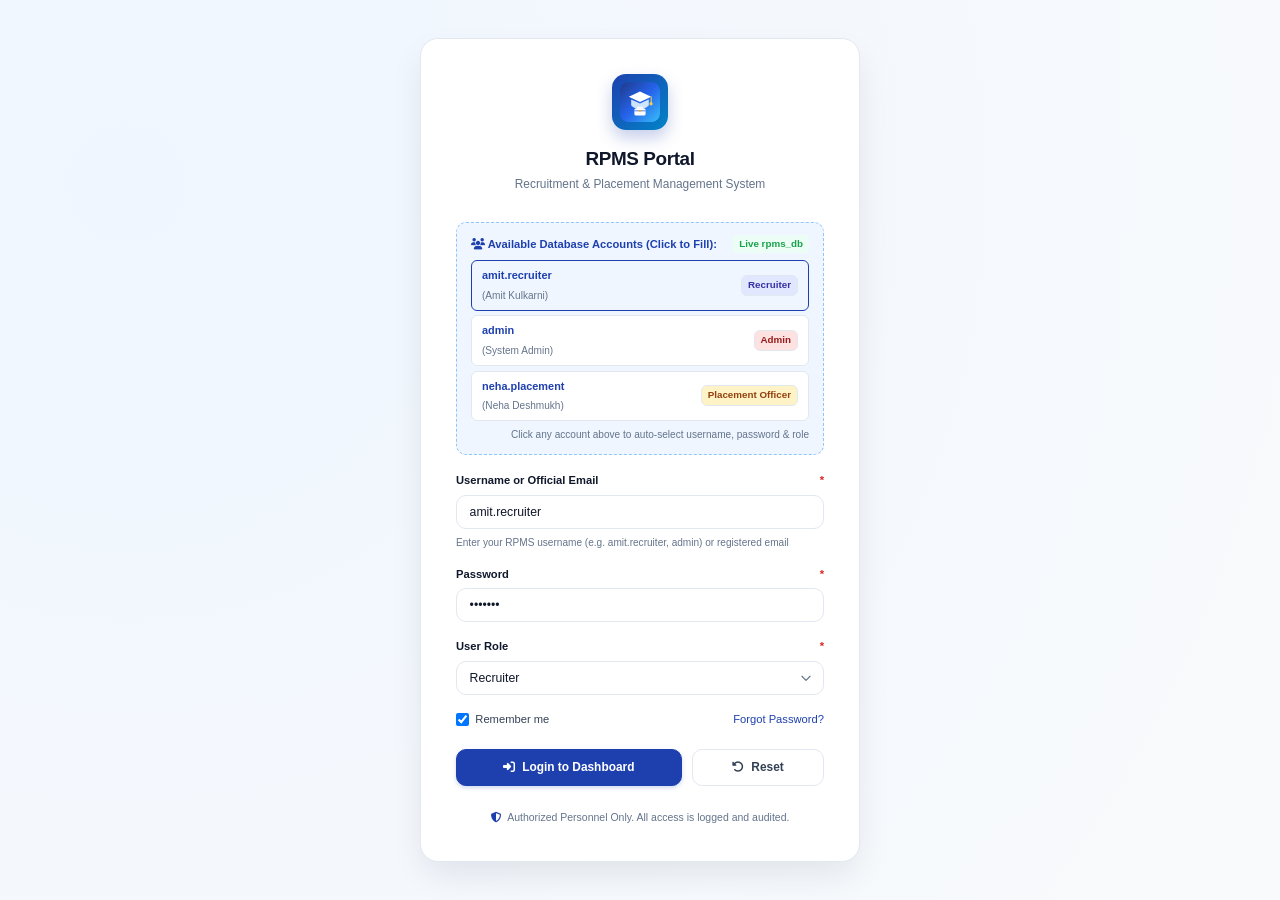
<file: index.html>
<!DOCTYPE html>
<html lang="en">
<head>
  <meta charset="UTF-8">
  <meta http-equiv="refresh" content="0; url=recruitment-placement-ui/login.html">
  <title>Redirecting to Recruitment & Placement Management System</title>
  <style>
    body {
      font-family: -apple-system, BlinkMacSystemFont, 'Segoe UI', Roboto, sans-serif;
      display: flex;
      align-items: center;
      justify-content: center;
      height: 100vh;
      margin: 0;
      background-color: #f8fafc;
      color: #1e3a8a;
      text-align: center;
    }
    a {
      color: #2563eb;
      font-weight: 600;
      text-decoration: none;
    }
  </style>
</head>
<body>
  <div>
    <h2>Redirecting to RPMS Portal...</h2>
    <p>If you are not redirected automatically, please <a href="recruitment-placement-ui/login.html">click here to open login.html</a>.</p>
  </div>
</body>
</html>
</file>
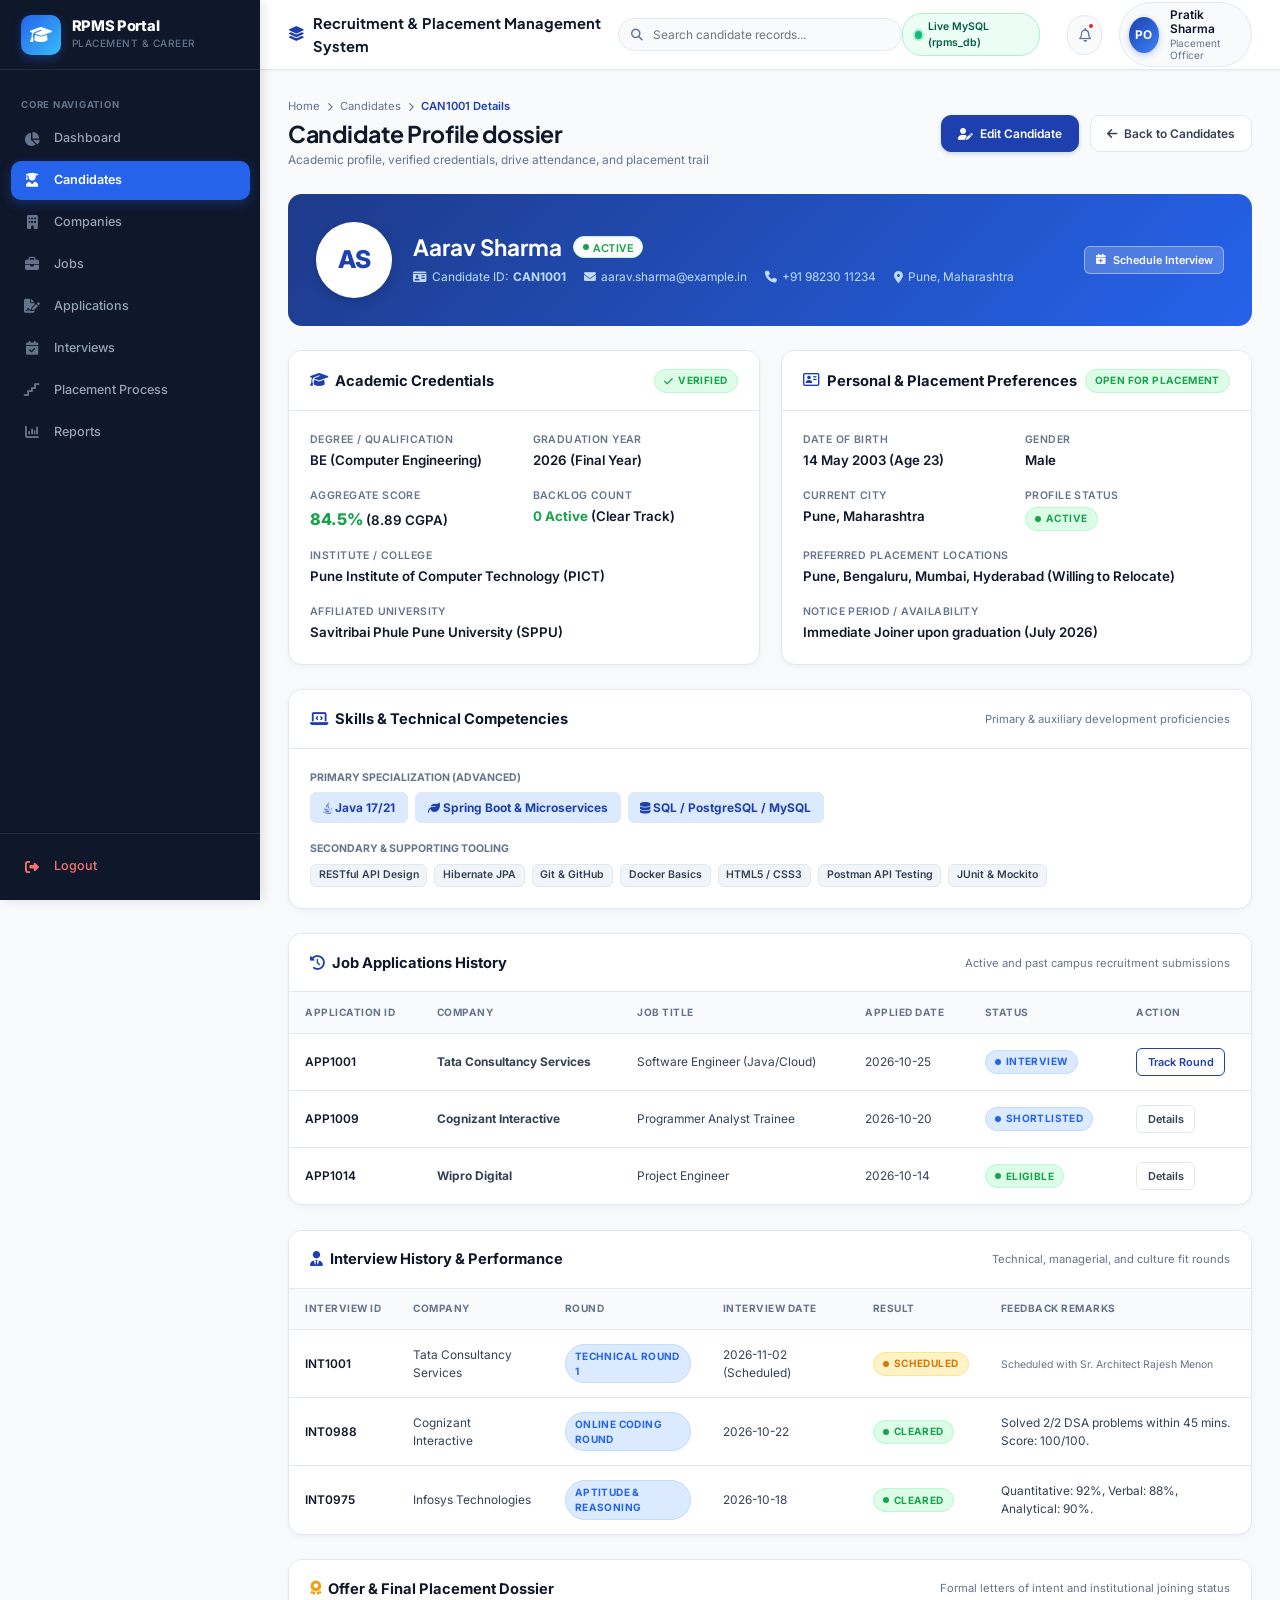
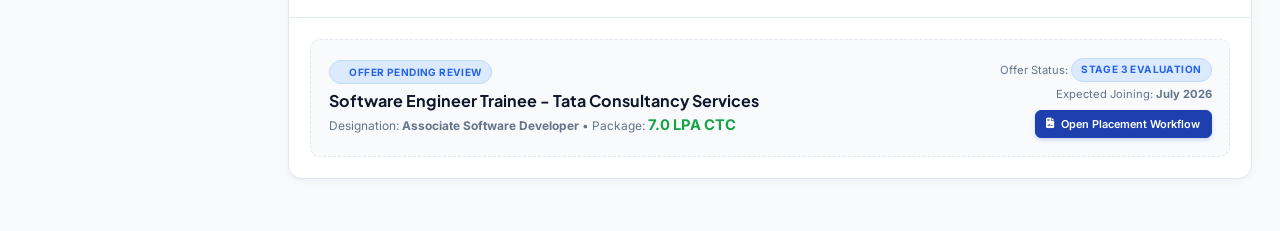
<file: recruitment-placement-ui/candidate-details.html>
<!DOCTYPE html>
<html lang="en">
<head>
  <meta charset="UTF-8">
  <meta name="viewport" content="width=device-width, initial-scale=1.0">
  <title>Candidate Profile: Aarav Sharma (CAN1001) - RPMS Portal</title>
  <link rel="stylesheet" href="https://cdnjs.cloudflare.com/ajax/libs/font-awesome/6.5.1/css/all.min.css">
  <link rel="stylesheet" href="css/style.css">
</head>
<body>

<div class="app-container">

  <!-- Sidebar -->
  <aside class="app-sidebar" id="sidebar">
    <div class="sidebar-header">
      <div class="brand-icon"><i class="fa-solid fa-graduation-cap"></i></div>
      <div class="brand-info">
        <span class="brand-title">RPMS Portal</span>
        <span class="brand-subtitle">Placement & Career</span>
      </div>
    </div>
    <nav class="sidebar-nav">
      <div class="nav-section-title">Core Navigation</div>
      <a href="dashboard.html" class="nav-item">
        <i class="fa-solid fa-chart-pie"></i>
        <span>Dashboard</span>
      </a>
      <a href="candidates.html" class="nav-item active">
        <i class="fa-solid fa-user-graduate"></i>
        <span>Candidates</span>
      </a>
      <a href="companies.html" class="nav-item">
        <i class="fa-solid fa-building"></i>
        <span>Companies</span>
      </a>
      <a href="jobs.html" class="nav-item">
        <i class="fa-solid fa-briefcase"></i>
        <span>Jobs</span>
      </a>
      <a href="applications.html" class="nav-item">
        <i class="fa-solid fa-file-signature"></i>
        <span>Applications</span>
      </a>
      <a href="interviews.html" class="nav-item">
        <i class="fa-solid fa-calendar-check"></i>
        <span>Interviews</span>
      </a>
      <a href="placement-process.html" class="nav-item">
        <i class="fa-solid fa-stairs"></i>
        <span>Placement Process</span>
      </a>
      <a href="reports.html" class="nav-item">
        <i class="fa-solid fa-chart-column"></i>
        <span>Reports</span>
      </a>
    </nav>
    <div class="sidebar-footer">
      <a href="login.html" class="nav-item logout">
        <i class="fa-solid fa-right-from-bracket"></i>
        <span>Logout</span>
      </a>
    </div>
  </aside>

  <!-- Main Container -->
  <div class="app-main">

    <!-- Top Header -->
    <header class="app-header">
      <div class="header-left">
        <button class="mobile-menu-toggle" onclick="document.getElementById('sidebar').classList.toggle('mobile-open')">
          <i class="fa-solid fa-bars"></i>
        </button>
        <div class="system-title-badge">
          <i class="fa-solid fa-layer-group" style="color: var(--primary);"></i>
          <span class="portal-text">Recruitment & Placement Management System</span>
        </div>
      </div>
      <div class="header-search">
        <i class="fa-solid fa-magnifying-glass"></i>
        <input type="text" placeholder="Search candidate records...">
      </div>
      <div class="header-right">
        <div class="notification-bell">
          <i class="fa-regular fa-bell"></i>
          <span class="bell-badge"></span>
        </div>
        <div class="user-profile-widget">
          <div class="user-avatar">PO</div>
          <div class="user-meta">
            <span class="user-name">Pratik Sharma</span>
            <span class="user-role">Placement Officer</span>
          </div>
        </div>
      </div>
    </header>

    <!-- Page Body -->
    <main class="page-content">

      <!-- Breadcrumbs & Header -->
      <div class="page-header">
        <div>
          <div class="breadcrumb">
            <a href="dashboard.html">Home</a>
            <i class="fa-solid fa-chevron-right" style="font-size: 0.65rem;"></i>
            <a href="candidates.html">Candidates</a>
            <i class="fa-solid fa-chevron-right" style="font-size: 0.65rem;"></i>
            <span class="current">CAN1001 Details</span>
          </div>
          <h1 class="page-title">Candidate Profile dossier</h1>
          <p class="page-subtitle">Academic profile, verified credentials, drive attendance, and placement trail</p>
        </div>
        <div class="header-actions">
          <a href="candidate-form.html" class="btn btn-primary">
            <i class="fa-solid fa-user-pen"></i> Edit Candidate
          </a>
          <a href="candidates.html" class="btn btn-secondary">
            <i class="fa-solid fa-arrow-left"></i> Back to Candidates
          </a>
        </div>
      </div>

      <!-- Candidate Hero Banner Card -->
      <div class="candidate-hero">
        <div class="candidate-hero-left">
          <div class="candidate-hero-avatar">AS</div>
          <div class="candidate-hero-meta">
            <h2>
              Aarav Sharma
              <span class="badge badge-active" style="background:#ffffff; color:#16a34a; font-size:0.75rem;">
                <span class="badge-dot"></span> ACTIVE
              </span>
            </h2>
            <div class="candidate-hero-contacts">
              <span><i class="fa-solid fa-id-card"></i> Candidate ID: <strong>CAN1001</strong></span>
              <span><i class="fa-solid fa-envelope"></i> aarav.sharma@example.in</span>
              <span><i class="fa-solid fa-phone"></i> +91 98230 11234</span>
              <span><i class="fa-solid fa-location-dot"></i> Pune, Maharashtra</span>
            </div>
          </div>
        </div>
        <div>
          <a href="interviews.html" class="btn btn-sm" style="background: rgba(255,255,255,0.2); color:#ffffff; border:1px solid rgba(255,255,255,0.4);">
            <i class="fa-solid fa-calendar-plus"></i> Schedule Interview
          </a>
        </div>
      </div>

      <!-- 2-Column Split: Academic & Personal Information -->
      <div style="display: grid; grid-template-columns: repeat(auto-fit, minmax(360px, 1fr)); gap: 1.5rem; margin-bottom: 1.75rem;">
        
        <!-- Academic Information Card -->
        <div class="card" style="margin-bottom: 0;">
          <div class="card-header">
            <div class="card-title">
              <i class="fa-solid fa-graduation-cap"></i> Academic Credentials
            </div>
            <span class="badge badge-active"><i class="fa-solid fa-check"></i> Verified</span>
          </div>
          <div class="card-body">
            <div class="info-list-grid">
              <div class="info-item">
                <label>Degree / Qualification</label>
                <p>BE (Computer Engineering)</p>
              </div>
              <div class="info-item">
                <label>Graduation Year</label>
                <p>2026 (Final Year)</p>
              </div>
              <div class="info-item">
                <label>Aggregate Score</label>
                <p><span style="color: var(--success); font-size: 1.15rem; font-weight:800;">84.5%</span> (8.89 CGPA)</p>
              </div>
              <div class="info-item">
                <label>Backlog Count</label>
                <p><span style="color: var(--success); font-weight:700;">0 Active</span> (Clear Track)</p>
              </div>
              <div class="info-item" style="grid-column: 1 / -1;">
                <label>Institute / College</label>
                <p>Pune Institute of Computer Technology (PICT)</p>
              </div>
              <div class="info-item" style="grid-column: 1 / -1;">
                <label>Affiliated University</label>
                <p>Savitribai Phule Pune University (SPPU)</p>
              </div>
            </div>
          </div>
        </div>

        <!-- Personal & Location Preferences -->
        <div class="card" style="margin-bottom: 0;">
          <div class="card-header">
            <div class="card-title">
              <i class="fa-regular fa-address-card"></i> Personal & Placement Preferences
            </div>
            <span class="badge badge-open">Open for Placement</span>
          </div>
          <div class="card-body">
            <div class="info-list-grid">
              <div class="info-item">
                <label>Date of Birth</label>
                <p>14 May 2003 (Age 23)</p>
              </div>
              <div class="info-item">
                <label>Gender</label>
                <p>Male</p>
              </div>
              <div class="info-item">
                <label>Current City</label>
                <p>Pune, Maharashtra</p>
              </div>
              <div class="info-item">
                <label>Profile Status</label>
                <p><span class="badge badge-active"><span class="badge-dot"></span>ACTIVE</span></p>
              </div>
              <div class="info-item" style="grid-column: 1 / -1;">
                <label>Preferred Placement Locations</label>
                <p>Pune, Bengaluru, Mumbai, Hyderabad (Willing to Relocate)</p>
              </div>
              <div class="info-item" style="grid-column: 1 / -1;">
                <label>Notice Period / Availability</label>
                <p>Immediate Joiner upon graduation (July 2026)</p>
              </div>
            </div>
          </div>
        </div>

      </div>

      <!-- Skills Section -->
      <div class="card">
        <div class="card-header">
          <div class="card-title">
            <i class="fa-solid fa-laptop-code"></i> Skills & Technical Competencies
          </div>
          <span class="card-subtitle">Primary & auxiliary development proficiencies</span>
        </div>
        <div class="card-body">
          <div style="margin-bottom: 1.25rem;">
            <label style="font-size: 0.75rem; text-transform: uppercase; color: var(--text-muted); font-weight: 700; display: block; margin-bottom: 0.5rem;">Primary Specialization (Advanced)</label>
            <div style="display: flex; gap: 0.5rem; flex-wrap: wrap;">
              <span class="skill-pill" style="background:#dbeafe; color:#1e40af; padding: 0.4rem 0.85rem; font-size: 0.85rem; font-weight: 700;">
                <i class="fa-brands fa-java"></i> Java 17/21
              </span>
              <span class="skill-pill" style="background:#dbeafe; color:#1e40af; padding: 0.4rem 0.85rem; font-size: 0.85rem; font-weight: 700;">
                <i class="fa-solid fa-leaf"></i> Spring Boot & Microservices
              </span>
              <span class="skill-pill" style="background:#dbeafe; color:#1e40af; padding: 0.4rem 0.85rem; font-size: 0.85rem; font-weight: 700;">
                <i class="fa-solid fa-database"></i> SQL / PostgreSQL / MySQL
              </span>
            </div>
          </div>

          <div>
            <label style="font-size: 0.75rem; text-transform: uppercase; color: var(--text-muted); font-weight: 700; display: block; margin-bottom: 0.5rem;">Secondary & Supporting Tooling</label>
            <div style="display: flex; gap: 0.5rem; flex-wrap: wrap;">
              <span class="skill-pill">RESTful API Design</span>
              <span class="skill-pill">Hibernate JPA</span>
              <span class="skill-pill">Git & GitHub</span>
              <span class="skill-pill">Docker Basics</span>
              <span class="skill-pill">HTML5 / CSS3</span>
              <span class="skill-pill">Postman API Testing</span>
              <span class="skill-pill">JUnit & Mockito</span>
            </div>
          </div>
        </div>
      </div>

      <!-- Applications History Table -->
      <div class="card">
        <div class="card-header">
          <div class="card-title">
            <i class="fa-solid fa-clock-rotate-left"></i> Job Applications History
          </div>
          <span class="card-subtitle">Active and past campus recruitment submissions</span>
        </div>
        <div class="card-body" style="padding: 0;">
          <div class="table-responsive">
            <table class="data-table">
              <thead>
                <tr>
                  <th>Application ID</th>
                  <th>Company</th>
                  <th>Job Title</th>
                  <th>Applied Date</th>
                  <th>Status</th>
                  <th>Action</th>
                </tr>
              </thead>
              <tbody>
                <tr>
                  <td><span class="text-strong">APP1001</span></td>
                  <td><strong>Tata Consultancy Services</strong></td>
                  <td>Software Engineer (Java/Cloud)</td>
                  <td>2026-10-25</td>
                  <td><span class="badge badge-interview"><span class="badge-dot"></span>INTERVIEW</span></td>
                  <td><a href="interviews.html" class="btn btn-sm btn-outline">Track Round</a></td>
                </tr>
                <tr>
                  <td><span class="text-strong">APP1009</span></td>
                  <td><strong>Cognizant Interactive</strong></td>
                  <td>Programmer Analyst Trainee</td>
                  <td>2026-10-20</td>
                  <td><span class="badge badge-shortlisted"><span class="badge-dot"></span>SHORTLISTED</span></td>
                  <td><a href="applications.html" class="btn btn-sm btn-secondary">Details</a></td>
                </tr>
                <tr>
                  <td><span class="text-strong">APP1014</span></td>
                  <td><strong>Wipro Digital</strong></td>
                  <td>Project Engineer</td>
                  <td>2026-10-14</td>
                  <td><span class="badge badge-eligible"><span class="badge-dot"></span>ELIGIBLE</span></td>
                  <td><a href="applications.html" class="btn btn-sm btn-secondary">Details</a></td>
                </tr>
              </tbody>
            </table>
          </div>
        </div>
      </div>

      <!-- Interview History Table -->
      <div class="card">
        <div class="card-header">
          <div class="card-title">
            <i class="fa-solid fa-user-tie"></i> Interview History & Performance
          </div>
          <span class="card-subtitle">Technical, managerial, and culture fit rounds</span>
        </div>
        <div class="card-body" style="padding: 0;">
          <div class="table-responsive">
            <table class="data-table">
              <thead>
                <tr>
                  <th>Interview ID</th>
                  <th>Company</th>
                  <th>Round</th>
                  <th>Interview Date</th>
                  <th>Result</th>
                  <th>Feedback Remarks</th>
                </tr>
              </thead>
              <tbody>
                <tr>
                  <td><span class="text-strong">INT1001</span></td>
                  <td>Tata Consultancy Services</td>
                  <td><span class="badge badge-interview">Technical Round 1</span></td>
                  <td>2026-11-02 (Scheduled)</td>
                  <td><span class="badge badge-scheduled"><span class="badge-dot"></span>SCHEDULED</span></td>
                  <td><span class="sub-meta">Scheduled with Sr. Architect Rajesh Menon</span></td>
                </tr>
                <tr>
                  <td><span class="text-strong">INT0988</span></td>
                  <td>Cognizant Interactive</td>
                  <td><span class="badge badge-interview">Online Coding Round</span></td>
                  <td>2026-10-22</td>
                  <td><span class="badge badge-selected"><span class="badge-dot"></span>CLEARED</span></td>
                  <td>Solved 2/2 DSA problems within 45 mins. Score: 100/100.</td>
                </tr>
                <tr>
                  <td><span class="text-strong">INT0975</span></td>
                  <td>Infosys Technologies</td>
                  <td><span class="badge badge-applied">Aptitude & Reasoning</span></td>
                  <td>2026-10-18</td>
                  <td><span class="badge badge-selected"><span class="badge-dot"></span>CLEARED</span></td>
                  <td>Quantitative: 92%, Verbal: 88%, Analytical: 90%.</td>
                </tr>
              </tbody>
            </table>
          </div>
        </div>
      </div>

      <!-- Offer and Placement History Section -->
      <div class="card">
        <div class="card-header">
          <div class="card-title">
            <i class="fa-solid fa-award" style="color: #f59e0b;"></i> Offer & Final Placement Dossier
          </div>
          <span class="card-subtitle">Formal letters of intent and institutional joining status</span>
        </div>
        <div class="card-body">
          <div style="background-color: #f8fafc; border: 1px dashed var(--border-color); border-radius: var(--radius-md); padding: 1.25rem;">
            <div style="display: flex; align-items: center; justify-content: space-between; flex-wrap: wrap; gap: 1rem;">
              <div>
                <span class="badge badge-offered" style="margin-bottom: 0.5rem;"><span class="badge-dot"></span>OFFER PENDING REVIEW</span>
                <h3 style="font-size: 1.15rem; color: var(--text-main);">Software Engineer Trainee - Tata Consultancy Services</h3>
                <p style="font-size: 0.85rem; color: var(--text-muted); margin-top: 0.2rem;">
                  Designation: <strong>Associate Software Developer</strong> • Package: <strong style="color: var(--success); font-size: 1.05rem;">7.0 LPA CTC</strong>
                </p>
              </div>
              <div style="text-align: right;">
                <div style="font-size: 0.8rem; color: var(--text-muted);">Offer Status: <span class="badge badge-applied">STAGE 3 EVALUATION</span></div>
                <div style="font-size: 0.8rem; color: var(--text-muted); margin-top: 0.3rem;">Expected Joining: <strong>July 2026</strong></div>
                <a href="placement-process.html" class="btn btn-sm btn-primary" style="margin-top: 0.5rem;">
                  <i class="fa-solid fa-file-contract"></i> Open Placement Workflow
                </a>
              </div>
            </div>
          </div>
        </div>
      </div>

    </main>
  </div>
</div>

<script src="js/app-live.js"></script>
</body>
</html>
</file>
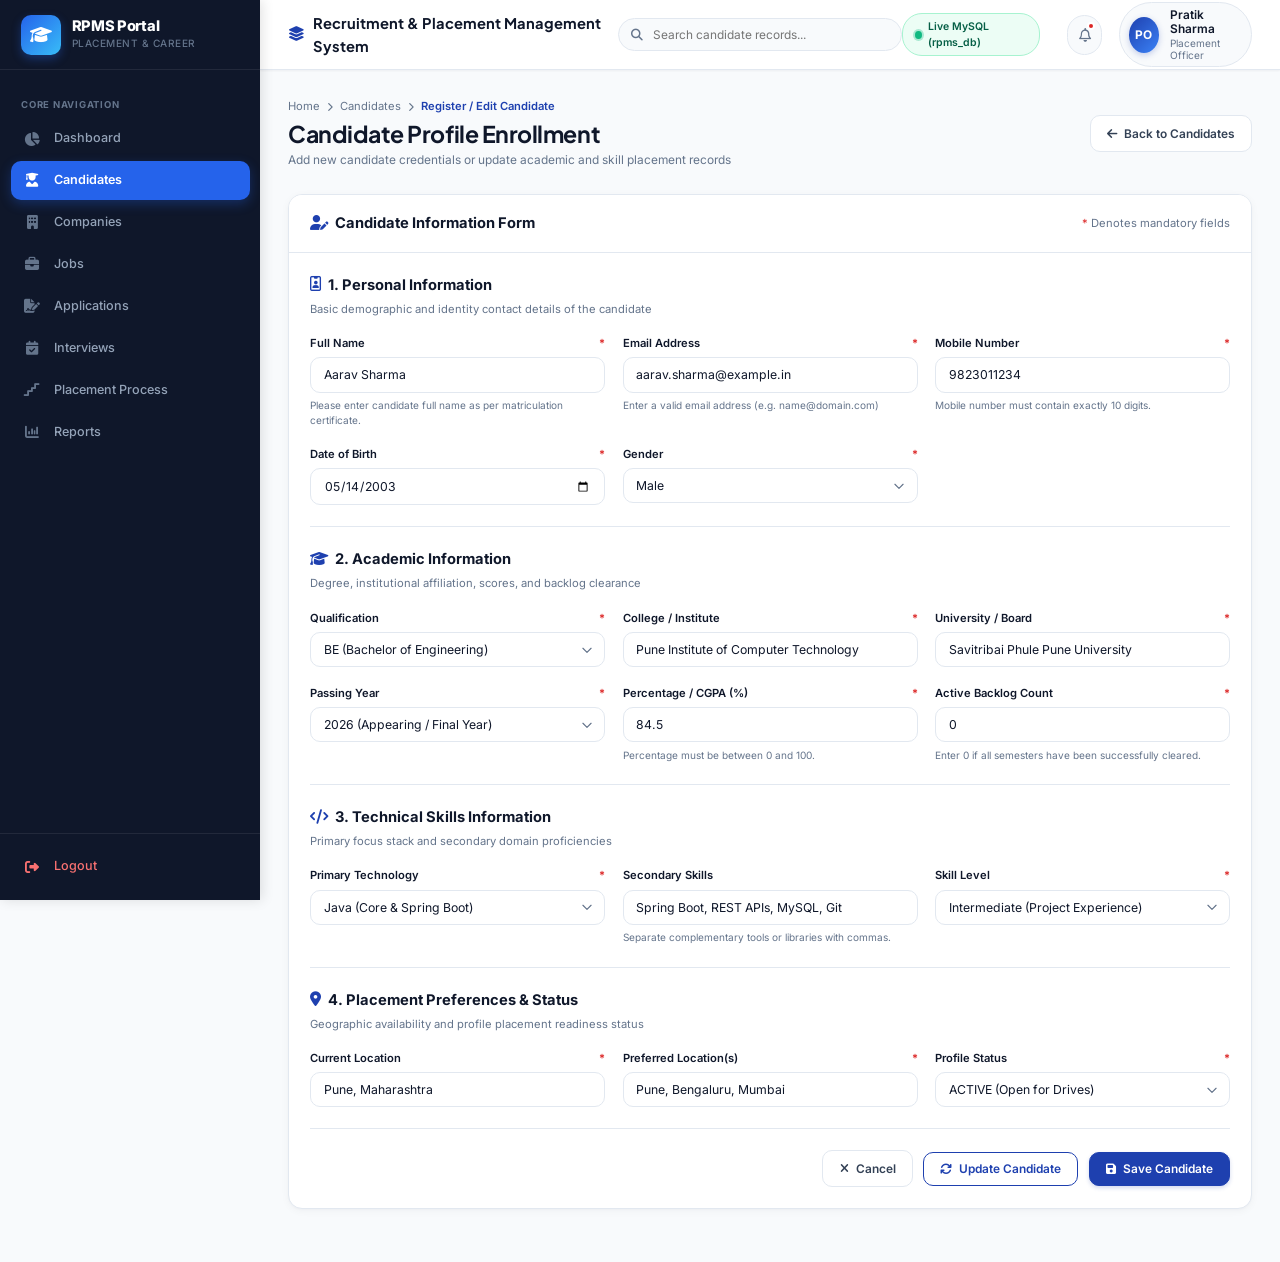
<file: recruitment-placement-ui/candidate-form.html>
<!DOCTYPE html>
<html lang="en">
<head>
  <meta charset="UTF-8">
  <meta name="viewport" content="width=device-width, initial-scale=1.0">
  <title>Candidate Registration Form - RPMS Portal</title>
  <link rel="stylesheet" href="https://cdnjs.cloudflare.com/ajax/libs/font-awesome/6.5.1/css/all.min.css">
  <link rel="stylesheet" href="css/style.css">
</head>
<body>

<div class="app-container">

  <!-- Sidebar -->
  <aside class="app-sidebar" id="sidebar">
    <div class="sidebar-header">
      <div class="brand-icon"><i class="fa-solid fa-graduation-cap"></i></div>
      <div class="brand-info">
        <span class="brand-title">RPMS Portal</span>
        <span class="brand-subtitle">Placement & Career</span>
      </div>
    </div>
    <nav class="sidebar-nav">
      <div class="nav-section-title">Core Navigation</div>
      <a href="dashboard.html" class="nav-item">
        <i class="fa-solid fa-chart-pie"></i>
        <span>Dashboard</span>
      </a>
      <a href="candidates.html" class="nav-item active">
        <i class="fa-solid fa-user-graduate"></i>
        <span>Candidates</span>
      </a>
      <a href="companies.html" class="nav-item">
        <i class="fa-solid fa-building"></i>
        <span>Companies</span>
      </a>
      <a href="jobs.html" class="nav-item">
        <i class="fa-solid fa-briefcase"></i>
        <span>Jobs</span>
      </a>
      <a href="applications.html" class="nav-item">
        <i class="fa-solid fa-file-signature"></i>
        <span>Applications</span>
      </a>
      <a href="interviews.html" class="nav-item">
        <i class="fa-solid fa-calendar-check"></i>
        <span>Interviews</span>
      </a>
      <a href="placement-process.html" class="nav-item">
        <i class="fa-solid fa-stairs"></i>
        <span>Placement Process</span>
      </a>
      <a href="reports.html" class="nav-item">
        <i class="fa-solid fa-chart-column"></i>
        <span>Reports</span>
      </a>
    </nav>
    <div class="sidebar-footer">
      <a href="login.html" class="nav-item logout">
        <i class="fa-solid fa-right-from-bracket"></i>
        <span>Logout</span>
      </a>
    </div>
  </aside>

  <!-- Main Container -->
  <div class="app-main">

    <!-- Top Header -->
    <header class="app-header">
      <div class="header-left">
        <button class="mobile-menu-toggle" onclick="document.getElementById('sidebar').classList.toggle('mobile-open')">
          <i class="fa-solid fa-bars"></i>
        </button>
        <div class="system-title-badge">
          <i class="fa-solid fa-layer-group" style="color: var(--primary);"></i>
          <span class="portal-text">Recruitment & Placement Management System</span>
        </div>
      </div>
      <div class="header-search">
        <i class="fa-solid fa-magnifying-glass"></i>
        <input type="text" placeholder="Search candidate records...">
      </div>
      <div class="header-right">
        <div class="notification-bell">
          <i class="fa-regular fa-bell"></i>
          <span class="bell-badge"></span>
        </div>
        <div class="user-profile-widget">
          <div class="user-avatar">PO</div>
          <div class="user-meta">
            <span class="user-name">Pratik Sharma</span>
            <span class="user-role">Placement Officer</span>
          </div>
        </div>
      </div>
    </header>

    <!-- Page Body -->
    <main class="page-content">

      <!-- Breadcrumbs & Header -->
      <div class="page-header">
        <div>
          <div class="breadcrumb">
            <a href="dashboard.html">Home</a>
            <i class="fa-solid fa-chevron-right" style="font-size: 0.65rem;"></i>
            <a href="candidates.html">Candidates</a>
            <i class="fa-solid fa-chevron-right" style="font-size: 0.65rem;"></i>
            <span class="current">Register / Edit Candidate</span>
          </div>
          <h1 class="page-title">Candidate Profile Enrollment</h1>
          <p class="page-subtitle">Add new candidate credentials or update academic and skill placement records</p>
        </div>
        <div class="header-actions">
          <a href="candidates.html" class="btn btn-secondary">
            <i class="fa-solid fa-arrow-left"></i> Back to Candidates
          </a>
        </div>
      </div>

      <!-- Main Form Card -->
      <div class="card">
        <div class="card-header">
          <div class="card-title">
            <i class="fa-solid fa-user-pen"></i> Candidate Information Form
          </div>
          <span class="card-subtitle"><span class="required" style="color: var(--danger);">*</span> Denotes mandatory fields</span>
        </div>

        <div class="card-body">
          <form action="candidates.html" method="get">

            <!-- SECTION 1: PERSONAL INFORMATION -->
            <div class="form-section">
              <div class="form-section-title">
                <i class="fa-regular fa-id-badge" style="color: var(--primary);"></i>
                1. Personal Information
              </div>
              <p class="form-section-desc">Basic demographic and identity contact details of the candidate</p>

              <div class="form-grid-3">
                <div class="form-group">
                  <label class="form-label" for="fullName">Full Name <span class="required">*</span></label>
                  <input type="text" id="fullName" name="fullName" class="form-control" placeholder="e.g. Aarav Sharma" value="Aarav Sharma" required>
                  <span class="form-hint">Please enter candidate full name as per matriculation certificate.</span>
                </div>

                <div class="form-group">
                  <label class="form-label" for="email">Email Address <span class="required">*</span></label>
                  <input type="email" id="email" name="email" class="form-control" placeholder="aarav.sharma@example.in" value="aarav.sharma@example.in" required>
                  <span class="form-hint">Enter a valid email address (e.g. name@domain.com)</span>
                </div>

                <div class="form-group">
                  <label class="form-label" for="mobile">Mobile Number <span class="required">*</span></label>
                  <input type="tel" id="mobile" name="mobile" class="form-control" placeholder="9823011234" pattern="[0-9]{10}" value="9823011234" required>
                  <span class="form-hint">Mobile number must contain exactly 10 digits.</span>
                </div>

                <div class="form-group">
                  <label class="form-label" for="dob">Date of Birth <span class="required">*</span></label>
                  <input type="date" id="dob" name="dob" class="form-control" value="2003-05-14" required>
                </div>

                <div class="form-group">
                  <label class="form-label" for="gender">Gender <span class="required">*</span></label>
                  <select id="gender" name="gender" class="form-control" required>
                    <option value="">-- Select Gender --</option>
                    <option value="Male" selected>Male</option>
                    <option value="Female">Female</option>
                    <option value="Other">Other</option>
                    <option value="Prefer not to say">Prefer not to say</option>
                  </select>
                </div>
              </div>
            </div>

            <!-- SECTION 2: ACADEMIC INFORMATION -->
            <div class="form-section">
              <div class="form-section-title">
                <i class="fa-solid fa-graduation-cap" style="color: var(--primary);"></i>
                2. Academic Information
              </div>
              <p class="form-section-desc">Degree, institutional affiliation, scores, and backlog clearance</p>

              <div class="form-grid-3">
                <div class="form-group">
                  <label class="form-label" for="qualification">Qualification <span class="required">*</span></label>
                  <select id="qualification" name="qualification" class="form-control" required>
                    <option value="">-- Select Degree --</option>
                    <option value="BE" selected>BE (Bachelor of Engineering)</option>
                    <option value="BTech">BTech (Bachelor of Technology)</option>
                    <option value="BCA">BCA (Computer Applications)</option>
                    <option value="MCA">MCA (Master of Computer Applications)</option>
                    <option value="BSc">BSc (Science / IT)</option>
                    <option value="MSc">MSc (Computer Science / Data)</option>
                    <option value="Diploma">Diploma (Polytechnic)</option>
                    <option value="Other">Other</option>
                  </select>
                </div>

                <div class="form-group">
                  <label class="form-label" for="college">College / Institute <span class="required">*</span></label>
                  <input type="text" id="college" name="college" class="form-control" placeholder="e.g. Pune Institute of Computer Technology" value="Pune Institute of Computer Technology" required>
                </div>

                <div class="form-group">
                  <label class="form-label" for="university">University / Board <span class="required">*</span></label>
                  <input type="text" id="university" name="university" class="form-control" placeholder="e.g. Savitribai Phule Pune University" value="Savitribai Phule Pune University" required>
                </div>

                <div class="form-group">
                  <label class="form-label" for="passingYear">Passing Year <span class="required">*</span></label>
                  <select id="passingYear" name="passingYear" class="form-control" required>
                    <option value="">-- Select Passing Year --</option>
                    <option value="2026" selected>2026 (Appearing / Final Year)</option>
                    <option value="2025">2025</option>
                    <option value="2024">2024</option>
                    <option value="2023">2023</option>
                  </select>
                </div>

                <div class="form-group">
                  <label class="form-label" for="percentage">Percentage / CGPA (%) <span class="required">*</span></label>
                  <input type="number" id="percentage" name="percentage" class="form-control" placeholder="e.g. 84.5" min="0" max="100" step="0.1" value="84.5" required>
                  <span class="form-hint">Percentage must be between 0 and 100.</span>
                </div>

                <div class="form-group">
                  <label class="form-label" for="backlogs">Active Backlog Count <span class="required">*</span></label>
                  <input type="number" id="backlogs" name="backlogs" class="form-control" placeholder="0" min="0" max="10" value="0" required>
                  <span class="form-hint">Enter 0 if all semesters have been successfully cleared.</span>
                </div>
              </div>
            </div>

            <!-- SECTION 3: SKILLS INFORMATION -->
            <div class="form-section">
              <div class="form-section-title">
                <i class="fa-solid fa-code" style="color: var(--primary);"></i>
                3. Technical Skills Information
              </div>
              <p class="form-section-desc">Primary focus stack and secondary domain proficiencies</p>

              <div class="form-grid-3">
                <div class="form-group">
                  <label class="form-label" for="primaryTech">Primary Technology <span class="required">*</span></label>
                  <select id="primaryTech" name="primaryTech" class="form-control" required>
                    <option value="">-- Select Primary Stack --</option>
                    <option value="Java" selected>Java (Core & Spring Boot)</option>
                    <option value="Python">Python (Django / Data Analytics)</option>
                    <option value="JavaScript">JavaScript (ES6+ / Node)</option>
                    <option value="React">React (Frontend Framework)</option>
                    <option value="SQL">SQL (Relational & Query Tuning)</option>
                    <option value="Testing">Software Testing & QA</option>
                  </select>
                </div>

                <div class="form-group">
                  <label class="form-label" for="secondarySkills">Secondary Skills</label>
                  <input type="text" id="secondarySkills" name="secondarySkills" class="form-control" placeholder="e.g. Spring Boot, REST APIs, MySQL, Git, Docker" value="Spring Boot, REST APIs, MySQL, Git">
                  <span class="form-hint">Separate complementary tools or libraries with commas.</span>
                </div>

                <div class="form-group">
                  <label class="form-label" for="skillLevel">Skill Level <span class="required">*</span></label>
                  <select id="skillLevel" name="skillLevel" class="form-control" required>
                    <option value="Basic">Basic (Academic Familiarity)</option>
                    <option value="Intermediate" selected>Intermediate (Project Experience)</option>
                    <option value="Advanced">Advanced (Production & System Design)</option>
                  </select>
                </div>
              </div>
            </div>

            <!-- SECTION 4: PLACEMENT PREFERENCES -->
            <div class="form-section">
              <div class="form-section-title">
                <i class="fa-solid fa-location-dot" style="color: var(--primary);"></i>
                4. Placement Preferences & Status
              </div>
              <p class="form-section-desc">Geographic availability and profile placement readiness status</p>

              <div class="form-grid-3">
                <div class="form-group">
                  <label class="form-label" for="currentLoc">Current Location <span class="required">*</span></label>
                  <input type="text" id="currentLoc" name="currentLoc" class="form-control" placeholder="e.g. Pune, Maharashtra" value="Pune, Maharashtra" required>
                </div>

                <div class="form-group">
                  <label class="form-label" for="prefLoc">Preferred Location(s) <span class="required">*</span></label>
                  <input type="text" id="prefLoc" name="prefLoc" class="form-control" placeholder="e.g. Pune, Bengaluru, Hyderabad, Pan-India" value="Pune, Bengaluru, Mumbai" required>
                </div>

                <div class="form-group">
                  <label class="form-label" for="profileStatus">Profile Status <span class="required">*</span></label>
                  <select id="profileStatus" name="profileStatus" class="form-control" required>
                    <option value="ACTIVE" selected>ACTIVE (Open for Drives)</option>
                    <option value="INACTIVE">INACTIVE (Not Seeking Placement)</option>
                    <option value="ON_HOLD">ON_HOLD (Awaiting Academic Clearance)</option>
                  </select>
                </div>
              </div>
            </div>

            <!-- Action Buttons -->
            <div style="display: flex; align-items: center; justify-content: flex-end; gap: 0.75rem; margin-top: 1.5rem;">
              <a href="candidates.html" class="btn btn-secondary">
                <i class="fa-solid fa-xmark"></i> Cancel
              </a>
              <button type="submit" class="btn btn-outline">
                <i class="fa-solid fa-arrows-rotate"></i> Update Candidate
              </button>
              <button type="submit" class="btn btn-primary">
                <i class="fa-solid fa-floppy-disk"></i> Save Candidate
              </button>
            </div>

          </form>
        </div>
      </div>

    </main>
  </div>
</div>

<script src="js/app-live.js"></script>
</body>
</html>
</file>
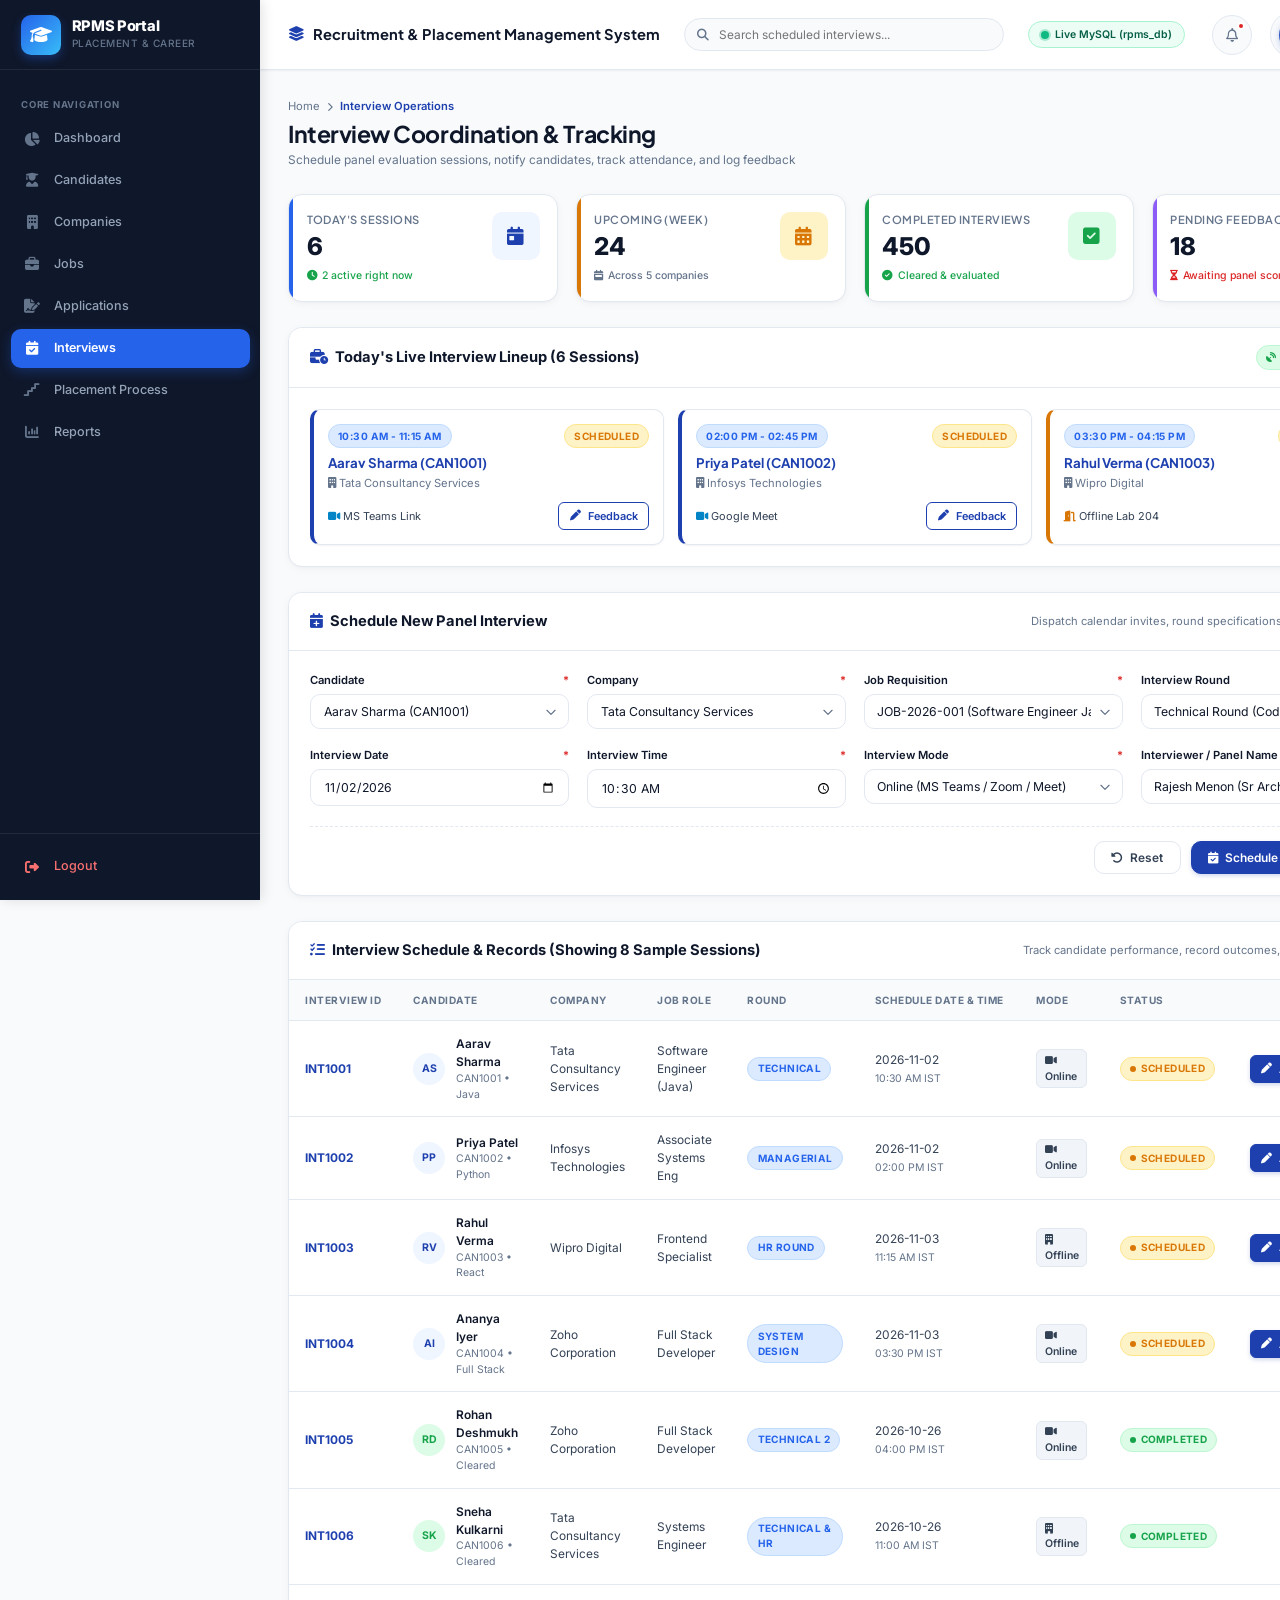
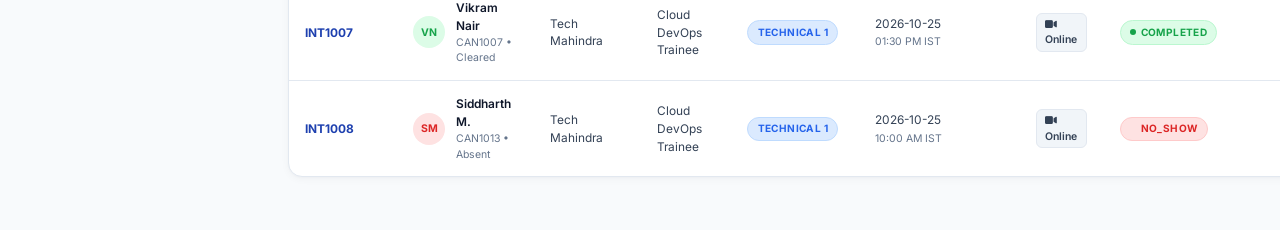
<file: recruitment-placement-ui/interviews.html>
<!DOCTYPE html>
<html lang="en">
<head>
  <meta charset="UTF-8">
  <meta name="viewport" content="width=device-width, initial-scale=1.0">
  <title>Interview Scheduling & Operations - RPMS Portal</title>
  <link rel="stylesheet" href="https://cdnjs.cloudflare.com/ajax/libs/font-awesome/6.5.1/css/all.min.css">
  <link rel="stylesheet" href="css/style.css">
</head>
<body>

<div class="app-container">

  <!-- Sidebar -->
  <aside class="app-sidebar" id="sidebar">
    <div class="sidebar-header">
      <div class="brand-icon"><i class="fa-solid fa-graduation-cap"></i></div>
      <div class="brand-info">
        <span class="brand-title">RPMS Portal</span>
        <span class="brand-subtitle">Placement & Career</span>
      </div>
    </div>
    <nav class="sidebar-nav">
      <div class="nav-section-title">Core Navigation</div>
      <a href="dashboard.html" class="nav-item">
        <i class="fa-solid fa-chart-pie"></i>
        <span>Dashboard</span>
      </a>
      <a href="candidates.html" class="nav-item">
        <i class="fa-solid fa-user-graduate"></i>
        <span>Candidates</span>
      </a>
      <a href="companies.html" class="nav-item">
        <i class="fa-solid fa-building"></i>
        <span>Companies</span>
      </a>
      <a href="jobs.html" class="nav-item">
        <i class="fa-solid fa-briefcase"></i>
        <span>Jobs</span>
      </a>
      <a href="applications.html" class="nav-item">
        <i class="fa-solid fa-file-signature"></i>
        <span>Applications</span>
      </a>
      <a href="interviews.html" class="nav-item active">
        <i class="fa-solid fa-calendar-check"></i>
        <span>Interviews</span>
      </a>
      <a href="placement-process.html" class="nav-item">
        <i class="fa-solid fa-stairs"></i>
        <span>Placement Process</span>
      </a>
      <a href="reports.html" class="nav-item">
        <i class="fa-solid fa-chart-column"></i>
        <span>Reports</span>
      </a>
    </nav>
    <div class="sidebar-footer">
      <a href="login.html" class="nav-item logout">
        <i class="fa-solid fa-right-from-bracket"></i>
        <span>Logout</span>
      </a>
    </div>
  </aside>

  <!-- Main Container -->
  <div class="app-main">

    <!-- Top Header -->
    <header class="app-header">
      <div class="header-left">
        <button class="mobile-menu-toggle" onclick="document.getElementById('sidebar').classList.toggle('mobile-open')">
          <i class="fa-solid fa-bars"></i>
        </button>
        <div class="system-title-badge">
          <i class="fa-solid fa-layer-group" style="color: var(--primary);"></i>
          <span class="portal-text">Recruitment & Placement Management System</span>
        </div>
      </div>
      <div class="header-search">
        <i class="fa-solid fa-magnifying-glass"></i>
        <input type="text" placeholder="Search scheduled interviews...">
      </div>
      <div class="header-right">
        <div class="notification-bell">
          <i class="fa-regular fa-bell"></i>
          <span class="bell-badge"></span>
        </div>
        <div class="user-profile-widget">
          <div class="user-avatar">PO</div>
          <div class="user-meta">
            <span class="user-name">Pratik Sharma</span>
            <span class="user-role">Placement Officer</span>
          </div>
        </div>
      </div>
    </header>

    <!-- Page Body -->
    <main class="page-content">

      <!-- Breadcrumbs & Header -->
      <div class="page-header">
        <div>
          <div class="breadcrumb">
            <a href="dashboard.html">Home</a>
            <i class="fa-solid fa-chevron-right" style="font-size: 0.65rem;"></i>
            <span class="current">Interview Operations</span>
          </div>
          <h1 class="page-title">Interview Coordination & Tracking</h1>
          <p class="page-subtitle">Schedule panel evaluation sessions, notify candidates, track attendance, and log feedback</p>
        </div>
        <div class="header-actions">
          <a href="#scheduleModalSection" class="btn btn-primary">
            <i class="fa-solid fa-calendar-plus"></i> New Schedule
          </a>
        </div>
      </div>

      <!-- 4 Summary KPI Cards -->
      <div class="kpi-grid">
        <div class="kpi-card kpi-blue">
          <div class="kpi-info">
            <h4>Today's Sessions</h4>
            <div class="kpi-number">6</div>
            <div class="kpi-trend trend-up"><i class="fa-solid fa-clock"></i> 2 active right now</div>
          </div>
          <div class="kpi-icon"><i class="fa-solid fa-calendar-day"></i></div>
        </div>

        <div class="kpi-card kpi-orange">
          <div class="kpi-info">
            <h4>Upcoming (Week)</h4>
            <div class="kpi-number">24</div>
            <div class="kpi-trend trend-muted"><i class="fa-solid fa-calendar-week"></i> Across 5 companies</div>
          </div>
          <div class="kpi-icon"><i class="fa-solid fa-calendar-days"></i></div>
        </div>

        <div class="kpi-card kpi-green">
          <div class="kpi-info">
            <h4>Completed Interviews</h4>
            <div class="kpi-number">450</div>
            <div class="kpi-trend trend-up"><i class="fa-solid fa-circle-check"></i> Cleared & evaluated</div>
          </div>
          <div class="kpi-icon"><i class="fa-solid fa-square-check"></i></div>
        </div>

        <div class="kpi-card kpi-purple">
          <div class="kpi-info">
            <h4>Pending Feedback</h4>
            <div class="kpi-number">18</div>
            <div class="kpi-trend trend-down"><i class="fa-solid fa-hourglass-half"></i> Awaiting panel score</div>
          </div>
          <div class="kpi-icon"><i class="fa-solid fa-comment-dots"></i></div>
        </div>
      </div>

      <!-- Section: Today's Scheduled Interview Lineup -->
      <div class="card" style="margin-bottom: 1.75rem;">
        <div class="card-header">
          <div class="card-title">
            <i class="fa-solid fa-business-time"></i> Today's Live Interview Lineup (6 Sessions)
          </div>
          <span class="badge badge-open"><i class="fa-solid fa-satellite-dish"></i> Live Day Schedule</span>
        </div>
        <div class="card-body">
          <div style="display: grid; grid-template-columns: repeat(auto-fit, minmax(280px, 1fr)); gap: 1rem;">
            
            <div style="background:#ffffff; border:1px solid var(--border-color); border-left:4px solid var(--primary); border-radius:var(--radius-md); padding:1rem; box-shadow:var(--shadow-xs);">
              <div style="display:flex; justify-content:space-between; align-items:center; margin-bottom:0.5rem;">
                <span class="badge badge-interview">10:30 AM - 11:15 AM</span>
                <span class="badge badge-scheduled">SCHEDULED</span>
              </div>
              <h4 style="font-size:0.95rem; margin-bottom:0.2rem;"><a href="candidate-details.html">Aarav Sharma (CAN1001)</a></h4>
              <p style="font-size:0.8rem; color:var(--text-muted);"><i class="fa-solid fa-building"></i> Tata Consultancy Services</p>
              <div style="display:flex; justify-content:space-between; align-items:center; margin-top:0.75rem; font-size:0.78rem;">
                <span><i class="fa-solid fa-video" style="color:var(--accent);"></i> MS Teams Link</span>
                <a href="placement-process.html" class="btn btn-sm btn-outline"><i class="fa-solid fa-pen"></i> Feedback</a>
              </div>
            </div>

            <div style="background:#ffffff; border:1px solid var(--border-color); border-left:4px solid var(--primary); border-radius:var(--radius-md); padding:1rem; box-shadow:var(--shadow-xs);">
              <div style="display:flex; justify-content:space-between; align-items:center; margin-bottom:0.5rem;">
                <span class="badge badge-interview">02:00 PM - 02:45 PM</span>
                <span class="badge badge-scheduled">SCHEDULED</span>
              </div>
              <h4 style="font-size:0.95rem; margin-bottom:0.2rem;"><a href="candidate-details.html">Priya Patel (CAN1002)</a></h4>
              <p style="font-size:0.8rem; color:var(--text-muted);"><i class="fa-solid fa-building"></i> Infosys Technologies</p>
              <div style="display:flex; justify-content:space-between; align-items:center; margin-top:0.75rem; font-size:0.78rem;">
                <span><i class="fa-solid fa-video" style="color:var(--accent);"></i> Google Meet</span>
                <a href="placement-process.html" class="btn btn-sm btn-outline"><i class="fa-solid fa-pen"></i> Feedback</a>
              </div>
            </div>

            <div style="background:#ffffff; border:1px solid var(--border-color); border-left:4px solid var(--warning); border-radius:var(--radius-md); padding:1rem; box-shadow:var(--shadow-xs);">
              <div style="display:flex; justify-content:space-between; align-items:center; margin-bottom:0.5rem;">
                <span class="badge badge-interview">03:30 PM - 04:15 PM</span>
                <span class="badge badge-on_hold">PENDING SLATE</span>
              </div>
              <h4 style="font-size:0.95rem; margin-bottom:0.2rem;"><a href="candidate-details.html">Rahul Verma (CAN1003)</a></h4>
              <p style="font-size:0.8rem; color:var(--text-muted);"><i class="fa-solid fa-building"></i> Wipro Digital</p>
              <div style="display:flex; justify-content:space-between; align-items:center; margin-top:0.75rem; font-size:0.78rem;">
                <span><i class="fa-solid fa-door-open" style="color:var(--warning);"></i> Offline Lab 204</span>
                <a href="placement-process.html" class="btn btn-sm btn-outline"><i class="fa-solid fa-pen"></i> Feedback</a>
              </div>
            </div>

          </div>
        </div>
      </div>

      <!-- INTERVIEW SCHEDULING FORM -->
      <div class="card" id="scheduleModalSection">
        <div class="card-header">
          <div class="card-title">
            <i class="fa-solid fa-calendar-plus"></i> Schedule New Panel Interview
          </div>
          <span class="card-subtitle">Dispatch calendar invites, round specifications, and panel evaluators</span>
        </div>
        <div class="card-body">
          <form action="#" method="get" onsubmit="alert('Interview successfully scheduled and student notified!'); return false;">
            <div class="form-grid-4">
              <div class="form-group">
                <label class="form-label" for="intCandidate">Candidate <span class="required">*</span></label>
                <select id="intCandidate" class="form-control" required>
                  <option value="">-- Select Candidate --</option>
                  <option value="CAN1001" selected>Aarav Sharma (CAN1001)</option>
                  <option value="CAN1002">Priya Patel (CAN1002)</option>
                  <option value="CAN1003">Rahul Verma (CAN1003)</option>
                  <option value="CAN1004">Ananya Iyer (CAN1004)</option>
                  <option value="CAN1009">Aditya Joshi (CAN1009)</option>
                  <option value="CAN1010">Meera Sen (CAN1010)</option>
                </select>
              </div>

              <div class="form-group">
                <label class="form-label" for="intCompany">Company <span class="required">*</span></label>
                <select id="intCompany" class="form-control" required>
                  <option value="TCS" selected>Tata Consultancy Services</option>
                  <option value="Infosys">Infosys Technologies</option>
                  <option value="Wipro">Wipro Digital</option>
                  <option value="Zoho">Zoho Corporation</option>
                  <option value="Cognizant">Cognizant Interactive</option>
                  <option value="Tech Mahindra">Tech Mahindra</option>
                </select>
              </div>

              <div class="form-group">
                <label class="form-label" for="intJob">Job Requisition <span class="required">*</span></label>
                <select id="intJob" class="form-control" required>
                  <option value="JOB-2026-001" selected>JOB-2026-001 (Software Engineer Java)</option>
                  <option value="JOB-2026-002">JOB-2026-002 (Associate Systems Eng)</option>
                  <option value="JOB-2026-003">JOB-2026-003 (Frontend Specialist)</option>
                  <option value="JOB-2026-004">JOB-2026-004 (Full Stack Developer)</option>
                </select>
              </div>

              <div class="form-group">
                <label class="form-label" for="intRound">Interview Round <span class="required">*</span></label>
                <select id="intRound" class="form-control" required>
                  <option value="Aptitude">Aptitude & Logical Assessment</option>
                  <option value="Technical" selected>Technical Round (Coding & Arch)</option>
                  <option value="Managerial">Managerial / Technical Director</option>
                  <option value="HR">HR & Culture Fitment</option>
                </select>
              </div>

              <div class="form-group">
                <label class="form-label" for="intDate">Interview Date <span class="required">*</span></label>
                <input type="date" id="intDate" class="form-control" value="2026-11-02" required>
              </div>

              <div class="form-group">
                <label class="form-label" for="intTime">Interview Time <span class="required">*</span></label>
                <input type="time" id="intTime" class="form-control" value="10:30" required>
              </div>

              <div class="form-group">
                <label class="form-label" for="intMode">Interview Mode <span class="required">*</span></label>
                <select id="intMode" class="form-control" required>
                  <option value="Online" selected>Online (MS Teams / Zoom / Meet)</option>
                  <option value="Offline">Offline (Campus Placement Cell)</option>
                  <option value="Telephonic">Telephonic Assessment</option>
                </select>
              </div>

              <div class="form-group">
                <label class="form-label" for="interviewer">Interviewer / Panel Name <span class="required">*</span></label>
                <input type="text" id="interviewer" class="form-control" placeholder="e.g. Rajesh Menon (Sr Architect)" value="Rajesh Menon (Sr Architect)" required>
              </div>
            </div>

            <div class="filter-actions">
              <button type="reset" class="btn btn-secondary"><i class="fa-solid fa-rotate-left"></i> Reset</button>
              <button type="submit" class="btn btn-primary"><i class="fa-solid fa-calendar-check"></i> Schedule Interview Session</button>
            </div>
          </form>
        </div>
      </div>

      <!-- Interview Records Table with at least 8 Sample Records -->
      <div class="card">
        <div class="card-header">
          <div class="card-title">
            <i class="fa-solid fa-list-check"></i> Interview Schedule & Records (Showing 8 Sample Sessions)
          </div>
          <span class="card-subtitle">Track candidate performance, record outcomes, or log panel feedback</span>
        </div>
        <div class="card-body" style="padding: 0;">
          <div class="table-responsive">
            <table class="data-table">
              <thead>
                <tr>
                  <th>Interview ID</th>
                  <th>Candidate</th>
                  <th>Company</th>
                  <th>Job Role</th>
                  <th>Round</th>
                  <th>Schedule Date & Time</th>
                  <th>Mode</th>
                  <th>Status</th>
                  <th style="text-align: right;">Actions</th>
                </tr>
              </thead>
              <tbody>

                <!-- 1 -->
                <tr>
                  <td><strong style="color: var(--primary);">INT1001</strong></td>
                  <td>
                    <div class="candidate-name-cell">
                      <div class="candidate-avatar-sm">AS</div>
                      <div>
                        <a href="candidate-details.html" class="text-strong">Aarav Sharma</a>
                        <div class="sub-meta">CAN1001 • Java</div>
                      </div>
                    </div>
                  </td>
                  <td>Tata Consultancy Services</td>
                  <td>Software Engineer (Java)</td>
                  <td><span class="badge badge-interview">Technical</span></td>
                  <td>2026-11-02 <br><span class="sub-meta">10:30 AM IST</span></td>
                  <td><span class="skill-pill"><i class="fa-solid fa-video"></i> Online</span></td>
                  <td><span class="badge badge-scheduled"><span class="badge-dot"></span>SCHEDULED</span></td>
                  <td style="text-align: right;">
                    <div class="btn-group">
                      <a href="placement-process.html" class="btn btn-sm btn-primary" title="Record Feedback">
                        <i class="fa-solid fa-pen"></i> Add Feedback
                      </a>
                      <button class="btn btn-sm btn-secondary" onclick="alert('Reschedule notice generated.');" title="Reschedule">
                        <i class="fa-solid fa-clock-rotate-left"></i>
                      </button>
                    </div>
                  </td>
                </tr>

                <!-- 2 -->
                <tr>
                  <td><strong style="color: var(--primary);">INT1002</strong></td>
                  <td>
                    <div class="candidate-name-cell">
                      <div class="candidate-avatar-sm">PP</div>
                      <div>
                        <a href="candidate-details.html" class="text-strong">Priya Patel</a>
                        <div class="sub-meta">CAN1002 • Python</div>
                      </div>
                    </div>
                  </td>
                  <td>Infosys Technologies</td>
                  <td>Associate Systems Eng</td>
                  <td><span class="badge badge-interview">Managerial</span></td>
                  <td>2026-11-02 <br><span class="sub-meta">02:00 PM IST</span></td>
                  <td><span class="skill-pill"><i class="fa-solid fa-video"></i> Online</span></td>
                  <td><span class="badge badge-scheduled"><span class="badge-dot"></span>SCHEDULED</span></td>
                  <td style="text-align: right;">
                    <div class="btn-group">
                      <a href="placement-process.html" class="btn btn-sm btn-primary"><i class="fa-solid fa-pen"></i> Add Feedback</a>
                      <button class="btn btn-sm btn-secondary" onclick="alert('Reschedule notice generated.');"><i class="fa-solid fa-clock-rotate-left"></i></button>
                    </div>
                  </td>
                </tr>

                <!-- 3 -->
                <tr>
                  <td><strong style="color: var(--primary);">INT1003</strong></td>
                  <td>
                    <div class="candidate-name-cell">
                      <div class="candidate-avatar-sm">RV</div>
                      <div>
                        <a href="candidate-details.html" class="text-strong">Rahul Verma</a>
                        <div class="sub-meta">CAN1003 • React</div>
                      </div>
                    </div>
                  </td>
                  <td>Wipro Digital</td>
                  <td>Frontend Specialist</td>
                  <td><span class="badge badge-applied">HR Round</span></td>
                  <td>2026-11-03 <br><span class="sub-meta">11:15 AM IST</span></td>
                  <td><span class="skill-pill"><i class="fa-solid fa-building"></i> Offline</span></td>
                  <td><span class="badge badge-scheduled"><span class="badge-dot"></span>SCHEDULED</span></td>
                  <td style="text-align: right;">
                    <div class="btn-group">
                      <a href="placement-process.html" class="btn btn-sm btn-primary"><i class="fa-solid fa-pen"></i> Add Feedback</a>
                      <button class="btn btn-sm btn-secondary" onclick="alert('Reschedule notice generated.');"><i class="fa-solid fa-clock-rotate-left"></i></button>
                    </div>
                  </td>
                </tr>

                <!-- 4 -->
                <tr>
                  <td><strong style="color: var(--primary);">INT1004</strong></td>
                  <td>
                    <div class="candidate-name-cell">
                      <div class="candidate-avatar-sm">AI</div>
                      <div>
                        <a href="candidate-details.html" class="text-strong">Ananya Iyer</a>
                        <div class="sub-meta">CAN1004 • Full Stack</div>
                      </div>
                    </div>
                  </td>
                  <td>Zoho Corporation</td>
                  <td>Full Stack Developer</td>
                  <td><span class="badge badge-interview">System Design</span></td>
                  <td>2026-11-03 <br><span class="sub-meta">03:30 PM IST</span></td>
                  <td><span class="skill-pill"><i class="fa-solid fa-video"></i> Online</span></td>
                  <td><span class="badge badge-scheduled"><span class="badge-dot"></span>SCHEDULED</span></td>
                  <td style="text-align: right;">
                    <div class="btn-group">
                      <a href="placement-process.html" class="btn btn-sm btn-primary"><i class="fa-solid fa-pen"></i> Add Feedback</a>
                      <button class="btn btn-sm btn-secondary" onclick="alert('Reschedule notice generated.');"><i class="fa-solid fa-clock-rotate-left"></i></button>
                    </div>
                  </td>
                </tr>

                <!-- 5 -->
                <tr>
                  <td><strong style="color: var(--primary);">INT1005</strong></td>
                  <td>
                    <div class="candidate-name-cell">
                      <div class="candidate-avatar-sm" style="background:var(--success-bg); color:var(--success);">RD</div>
                      <div>
                        <a href="candidate-details.html" class="text-strong">Rohan Deshmukh</a>
                        <div class="sub-meta">CAN1005 • Cleared</div>
                      </div>
                    </div>
                  </td>
                  <td>Zoho Corporation</td>
                  <td>Full Stack Developer</td>
                  <td><span class="badge badge-interview">Technical 2</span></td>
                  <td>2026-10-26 <br><span class="sub-meta">04:00 PM IST</span></td>
                  <td><span class="skill-pill"><i class="fa-solid fa-video"></i> Online</span></td>
                  <td><span class="badge badge-selected"><span class="badge-dot"></span>COMPLETED</span></td>
                  <td style="text-align: right;">
                    <a href="placement-process.html" class="btn btn-sm btn-success"><i class="fa-solid fa-award"></i> Manage Offer</a>
                  </td>
                </tr>

                <!-- 6 -->
                <tr>
                  <td><strong style="color: var(--primary);">INT1006</strong></td>
                  <td>
                    <div class="candidate-name-cell">
                      <div class="candidate-avatar-sm" style="background:var(--success-bg); color:var(--success);">SK</div>
                      <div>
                        <a href="candidate-details.html" class="text-strong">Sneha Kulkarni</a>
                        <div class="sub-meta">CAN1006 • Cleared</div>
                      </div>
                    </div>
                  </td>
                  <td>Tata Consultancy Services</td>
                  <td>Systems Engineer</td>
                  <td><span class="badge badge-interview">Technical & HR</span></td>
                  <td>2026-10-26 <br><span class="sub-meta">11:00 AM IST</span></td>
                  <td><span class="skill-pill"><i class="fa-solid fa-building"></i> Offline</span></td>
                  <td><span class="badge badge-selected"><span class="badge-dot"></span>COMPLETED</span></td>
                  <td style="text-align: right;">
                    <a href="placement-process.html" class="btn btn-sm btn-success"><i class="fa-solid fa-award"></i> Manage Offer</a>
                  </td>
                </tr>

                <!-- 7 -->
                <tr>
                  <td><strong style="color: var(--primary);">INT1007</strong></td>
                  <td>
                    <div class="candidate-name-cell">
                      <div class="candidate-avatar-sm" style="background:var(--success-bg); color:var(--success);">VN</div>
                      <div>
                        <a href="candidate-details.html" class="text-strong">Vikram Nair</a>
                        <div class="sub-meta">CAN1007 • Cleared</div>
                      </div>
                    </div>
                  </td>
                  <td>Tech Mahindra</td>
                  <td>Cloud DevOps Trainee</td>
                  <td><span class="badge badge-interview">Technical 1</span></td>
                  <td>2026-10-25 <br><span class="sub-meta">01:30 PM IST</span></td>
                  <td><span class="skill-pill"><i class="fa-solid fa-video"></i> Online</span></td>
                  <td><span class="badge badge-selected"><span class="badge-dot"></span>COMPLETED</span></td>
                  <td style="text-align: right;">
                    <a href="placement-process.html" class="btn btn-sm btn-success"><i class="fa-solid fa-award"></i> Manage Offer</a>
                  </td>
                </tr>

                <!-- 8 -->
                <tr>
                  <td><strong style="color: var(--primary);">INT1008</strong></td>
                  <td>
                    <div class="candidate-name-cell">
                      <div class="candidate-avatar-sm" style="background:var(--danger-bg); color:var(--danger);">SM</div>
                      <div>
                        <a href="candidate-details.html" class="text-strong">Siddharth M.</a>
                        <div class="sub-meta">CAN1013 • Absent</div>
                      </div>
                    </div>
                  </td>
                  <td>Tech Mahindra</td>
                  <td>Cloud DevOps Trainee</td>
                  <td><span class="badge badge-interview">Technical 1</span></td>
                  <td>2026-10-25 <br><span class="sub-meta">10:00 AM IST</span></td>
                  <td><span class="skill-pill"><i class="fa-solid fa-video"></i> Online</span></td>
                  <td><span class="badge badge-no_show"><span class="badge-dot"></span>NO_SHOW</span></td>
                  <td style="text-align: right;">
                    <button class="btn btn-sm btn-secondary" onclick="alert('Candidate recorded as No Show.');">
                      <i class="fa-solid fa-triangle-exclamation"></i> Flagged
                    </button>
                  </td>
                </tr>

              </tbody>
            </table>
          </div>
        </div>
      </div>

    </main>
  </div>
</div>

<script src="js/app-live.js"></script>
</body>
</html>
</file>
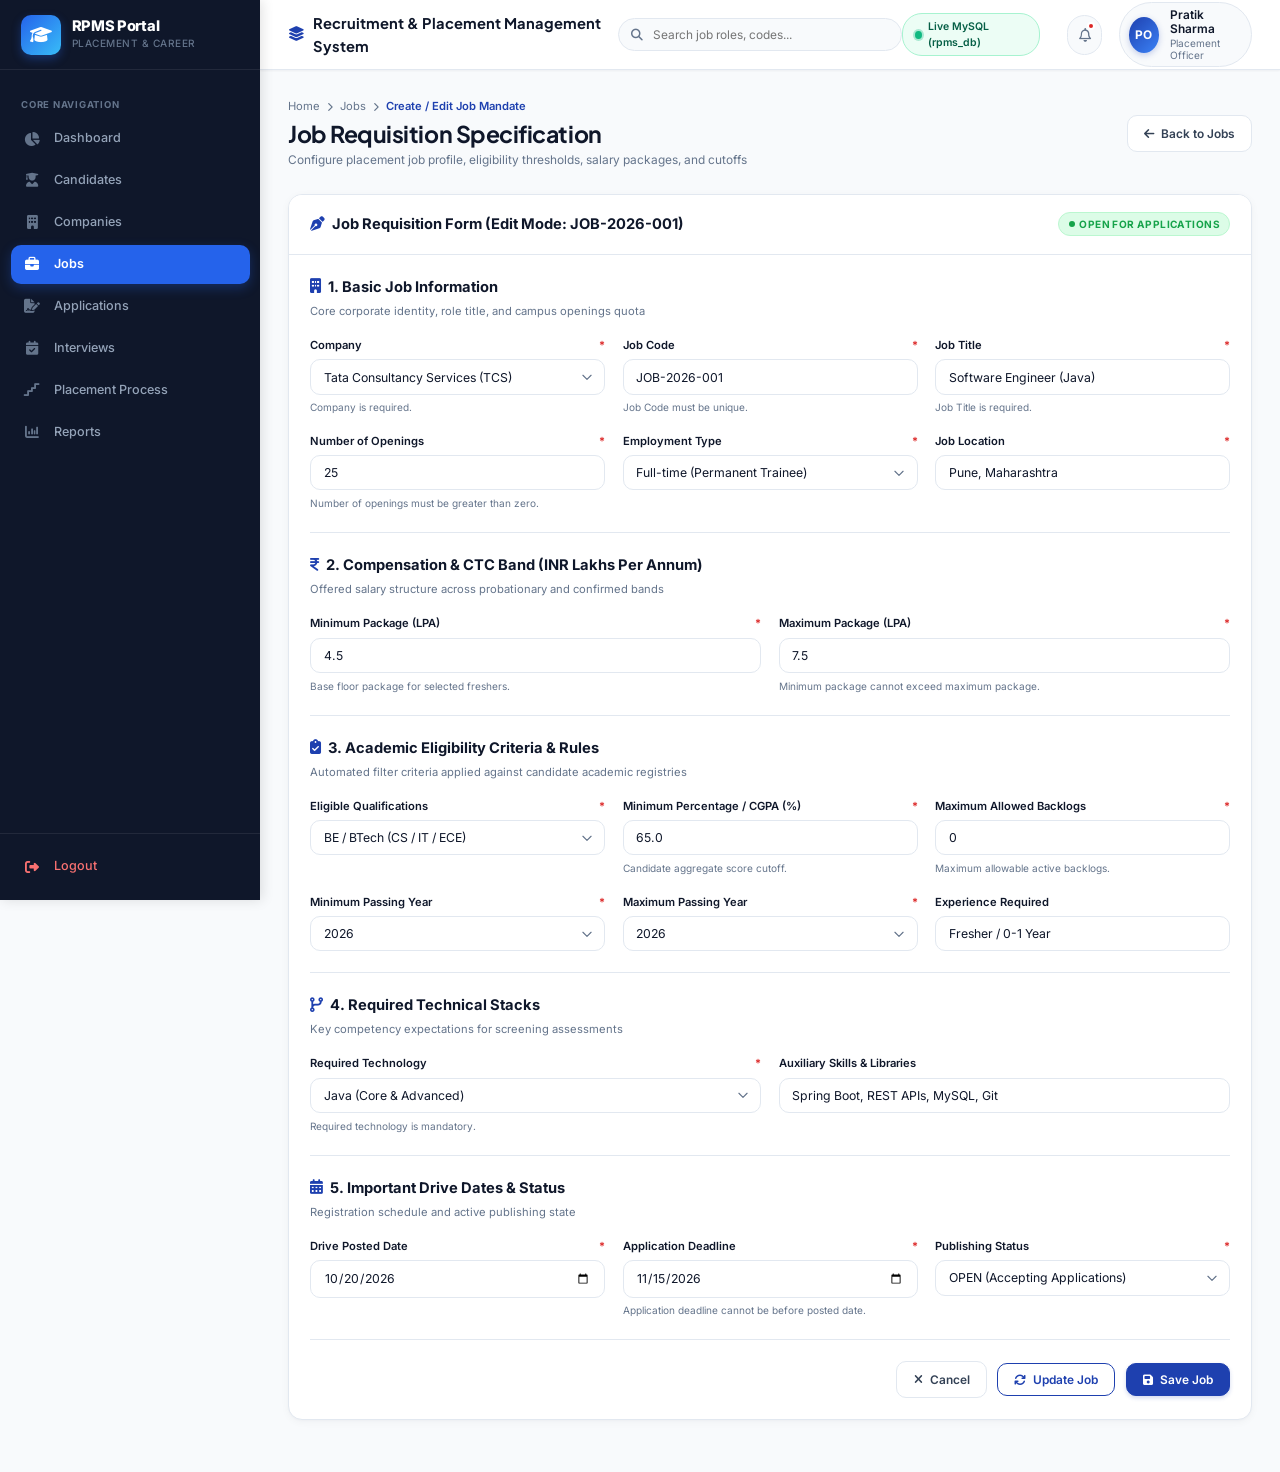
<file: recruitment-placement-ui/job-form.html>
<!DOCTYPE html>
<html lang="en">
<head>
  <meta charset="UTF-8">
  <meta name="viewport" content="width=device-width, initial-scale=1.0">
  <title>Job Requisition Form - RPMS Portal</title>
  <link rel="stylesheet" href="https://cdnjs.cloudflare.com/ajax/libs/font-awesome/6.5.1/css/all.min.css">
  <link rel="stylesheet" href="css/style.css">
</head>
<body>

<div class="app-container">

  <!-- Sidebar -->
  <aside class="app-sidebar" id="sidebar">
    <div class="sidebar-header">
      <div class="brand-icon"><i class="fa-solid fa-graduation-cap"></i></div>
      <div class="brand-info">
        <span class="brand-title">RPMS Portal</span>
        <span class="brand-subtitle">Placement & Career</span>
      </div>
    </div>
    <nav class="sidebar-nav">
      <div class="nav-section-title">Core Navigation</div>
      <a href="dashboard.html" class="nav-item">
        <i class="fa-solid fa-chart-pie"></i>
        <span>Dashboard</span>
      </a>
      <a href="candidates.html" class="nav-item">
        <i class="fa-solid fa-user-graduate"></i>
        <span>Candidates</span>
      </a>
      <a href="companies.html" class="nav-item">
        <i class="fa-solid fa-building"></i>
        <span>Companies</span>
      </a>
      <a href="jobs.html" class="nav-item active">
        <i class="fa-solid fa-briefcase"></i>
        <span>Jobs</span>
      </a>
      <a href="applications.html" class="nav-item">
        <i class="fa-solid fa-file-signature"></i>
        <span>Applications</span>
      </a>
      <a href="interviews.html" class="nav-item">
        <i class="fa-solid fa-calendar-check"></i>
        <span>Interviews</span>
      </a>
      <a href="placement-process.html" class="nav-item">
        <i class="fa-solid fa-stairs"></i>
        <span>Placement Process</span>
      </a>
      <a href="reports.html" class="nav-item">
        <i class="fa-solid fa-chart-column"></i>
        <span>Reports</span>
      </a>
    </nav>
    <div class="sidebar-footer">
      <a href="login.html" class="nav-item logout">
        <i class="fa-solid fa-right-from-bracket"></i>
        <span>Logout</span>
      </a>
    </div>
  </aside>

  <!-- Main Container -->
  <div class="app-main">

    <!-- Top Header -->
    <header class="app-header">
      <div class="header-left">
        <button class="mobile-menu-toggle" onclick="document.getElementById('sidebar').classList.toggle('mobile-open')">
          <i class="fa-solid fa-bars"></i>
        </button>
        <div class="system-title-badge">
          <i class="fa-solid fa-layer-group" style="color: var(--primary);"></i>
          <span class="portal-text">Recruitment & Placement Management System</span>
        </div>
      </div>
      <div class="header-search">
        <i class="fa-solid fa-magnifying-glass"></i>
        <input type="text" placeholder="Search job roles, codes...">
      </div>
      <div class="header-right">
        <div class="notification-bell">
          <i class="fa-regular fa-bell"></i>
          <span class="bell-badge"></span>
        </div>
        <div class="user-profile-widget">
          <div class="user-avatar">PO</div>
          <div class="user-meta">
            <span class="user-name">Pratik Sharma</span>
            <span class="user-role">Placement Officer</span>
          </div>
        </div>
      </div>
    </header>

    <!-- Page Body -->
    <main class="page-content">

      <!-- Breadcrumbs & Header -->
      <div class="page-header">
        <div>
          <div class="breadcrumb">
            <a href="dashboard.html">Home</a>
            <i class="fa-solid fa-chevron-right" style="font-size: 0.65rem;"></i>
            <a href="jobs.html">Jobs</a>
            <i class="fa-solid fa-chevron-right" style="font-size: 0.65rem;"></i>
            <span class="current">Create / Edit Job Mandate</span>
          </div>
          <h1 class="page-title">Job Requisition Specification</h1>
          <p class="page-subtitle">Configure placement job profile, eligibility thresholds, salary packages, and cutoffs</p>
        </div>
        <div class="header-actions">
          <a href="jobs.html" class="btn btn-secondary">
            <i class="fa-solid fa-arrow-left"></i> Back to Jobs
          </a>
        </div>
      </div>

      <!-- Main Form Card -->
      <div class="card">
        <div class="card-header">
          <div class="card-title">
            <i class="fa-solid fa-pen-nib"></i> Job Requisition Form (Edit Mode: JOB-2026-001)
          </div>
          <span class="badge badge-open"><span class="badge-dot"></span>OPEN FOR APPLICATIONS</span>
        </div>

        <div class="card-body">
          <form action="jobs.html" method="get">

            <!-- SECTION 1: BASIC INFORMATION -->
            <div class="form-section">
              <div class="form-section-title">
                <i class="fa-solid fa-building" style="color: var(--primary);"></i>
                1. Basic Job Information
              </div>
              <p class="form-section-desc">Core corporate identity, role title, and campus openings quota</p>

              <div class="form-grid-3">
                <div class="form-group">
                  <label class="form-label" for="jobCompany">Company <span class="required">*</span></label>
                  <select id="jobCompany" name="jobCompany" class="form-control" required>
                    <option value="">-- Select Company --</option>
                    <option value="COM101" selected>Tata Consultancy Services (TCS)</option>
                    <option value="COM102">Infosys Technologies</option>
                    <option value="COM103">Wipro Digital</option>
                    <option value="COM104">Zoho Corporation</option>
                    <option value="COM105">Cognizant Interactive</option>
                    <option value="COM106">Tech Mahindra</option>
                  </select>
                  <span class="form-hint">Company is required.</span>
                </div>

                <div class="form-group">
                  <label class="form-label" for="jobCode">Job Code <span class="required">*</span></label>
                  <input type="text" id="jobCode" name="jobCode" class="form-control" placeholder="JOB-2026-001" value="JOB-2026-001" required>
                  <span class="form-hint">Job Code must be unique.</span>
                </div>

                <div class="form-group">
                  <label class="form-label" for="jobTitle">Job Title <span class="required">*</span></label>
                  <input type="text" id="jobTitle" name="jobTitle" class="form-control" placeholder="e.g. Software Engineer (Java)" value="Software Engineer (Java)" required>
                  <span class="form-hint">Job Title is required.</span>
                </div>

                <div class="form-group">
                  <label class="form-label" for="openings">Number of Openings <span class="required">*</span></label>
                  <input type="number" id="openings" name="openings" class="form-control" placeholder="e.g. 25" min="1" value="25" required>
                  <span class="form-hint">Number of openings must be greater than zero.</span>
                </div>

                <div class="form-group">
                  <label class="form-label" for="empType">Employment Type <span class="required">*</span></label>
                  <select id="empType" name="empType" class="form-control" required>
                    <option value="Full-time" selected>Full-time (Permanent Trainee)</option>
                    <option value="Internship">Internship + PPO</option>
                    <option value="Contract">Fixed Term Contract</option>
                  </select>
                </div>

                <div class="form-group">
                  <label class="form-label" for="location">Job Location <span class="required">*</span></label>
                  <input type="text" id="location" name="location" class="form-control" placeholder="e.g. Pune / Bengaluru" value="Pune, Maharashtra" required>
                </div>
              </div>
            </div>

            <!-- SECTION 2: COMPENSATION -->
            <div class="form-section">
              <div class="form-section-title">
                <i class="fa-solid fa-indian-rupee-sign" style="color: var(--primary);"></i>
                2. Compensation & CTC Band (INR Lakhs Per Annum)
              </div>
              <p class="form-section-desc">Offered salary structure across probationary and confirmed bands</p>

              <div class="form-grid-2">
                <div class="form-group">
                  <label class="form-label" for="minPkg">Minimum Package (LPA) <span class="required">*</span></label>
                  <input type="number" id="minPkg" name="minPkg" class="form-control" placeholder="4.5" step="0.1" min="1.0" value="4.5" required>
                  <span class="form-hint">Base floor package for selected freshers.</span>
                </div>

                <div class="form-group">
                  <label class="form-label" for="maxPkg">Maximum Package (LPA) <span class="required">*</span></label>
                  <input type="number" id="maxPkg" name="maxPkg" class="form-control" placeholder="7.5" step="0.1" min="1.0" value="7.5" required>
                  <span class="form-hint">Minimum package cannot exceed maximum package.</span>
                </div>
              </div>
            </div>

            <!-- SECTION 3: ELIGIBILITY CRITERIA -->
            <div class="form-section">
              <div class="form-section-title">
                <i class="fa-solid fa-clipboard-check" style="color: var(--primary);"></i>
                3. Academic Eligibility Criteria & Rules
              </div>
              <p class="form-section-desc">Automated filter criteria applied against candidate academic registries</p>

              <div class="form-grid-3">
                <div class="form-group">
                  <label class="form-label" for="eligQual">Eligible Qualifications <span class="required">*</span></label>
                  <select id="eligQual" name="eligQual" class="form-control" required>
                    <option value="BE / BTech" selected>BE / BTech (CS / IT / ECE)</option>
                    <option value="MCA">MCA Only</option>
                    <option value="BE, BTech, MCA">BE, BTech, and MCA</option>
                    <option value="BCA / BSc">BCA / BSc Computer Science</option>
                    <option value="All">All Degrees Eligible</option>
                  </select>
                </div>

                <div class="form-group">
                  <label class="form-label" for="minPercent">Minimum Percentage / CGPA (%) <span class="required">*</span></label>
                  <input type="number" id="minPercent" name="minPercent" class="form-control" placeholder="60.0" step="0.1" min="0" max="100" value="65.0" required>
                  <span class="form-hint">Candidate aggregate score cutoff.</span>
                </div>

                <div class="form-group">
                  <label class="form-label" for="maxBacklogs">Maximum Allowed Backlogs <span class="required">*</span></label>
                  <input type="number" id="maxBacklogs" name="maxBacklogs" class="form-control" placeholder="0" min="0" max="5" value="0" required>
                  <span class="form-hint">Maximum allowable active backlogs.</span>
                </div>

                <div class="form-group">
                  <label class="form-label" for="minPassYear">Minimum Passing Year <span class="required">*</span></label>
                  <select id="minPassYear" name="minPassYear" class="form-control" required>
                    <option value="2025">2025</option>
                    <option value="2026" selected>2026</option>
                  </select>
                </div>

                <div class="form-group">
                  <label class="form-label" for="maxPassYear">Maximum Passing Year <span class="required">*</span></label>
                  <select id="maxPassYear" name="maxPassYear" class="form-control" required>
                    <option value="2026" selected>2026</option>
                    <option value="2027">2027</option>
                  </select>
                </div>

                <div class="form-group">
                  <label class="form-label" for="expReq">Experience Required</label>
                  <input type="text" id="expReq" name="expReq" class="form-control" placeholder="e.g. Fresher (0 years)" value="Fresher / 0-1 Year">
                </div>
              </div>
            </div>

            <!-- SECTION 4: SKILLS -->
            <div class="form-section">
              <div class="form-section-title">
                <i class="fa-solid fa-code-branch" style="color: var(--primary);"></i>
                4. Required Technical Stacks
              </div>
              <p class="form-section-desc">Key competency expectations for screening assessments</p>

              <div class="form-grid-2">
                <div class="form-group">
                  <label class="form-label" for="reqTech">Required Technology <span class="required">*</span></label>
                  <select id="reqTech" name="reqTech" class="form-control" required>
                    <option value="Java" selected>Java (Core & Advanced)</option>
                    <option value="Python">Python</option>
                    <option value="React">React</option>
                    <option value="SQL">SQL & Database</option>
                    <option value="FullStack">Full Stack Web</option>
                  </select>
                  <span class="form-hint">Required technology is mandatory.</span>
                </div>

                <div class="form-group">
                  <label class="form-label" for="reqSkills">Auxiliary Skills & Libraries</label>
                  <input type="text" id="reqSkills" name="reqSkills" class="form-control" placeholder="Spring Boot, REST, Hibernate, Git, PostgreSQL" value="Spring Boot, REST APIs, MySQL, Git">
                </div>
              </div>
            </div>

            <!-- SECTION 5: IMPORTANT DATES -->
            <div class="form-section">
              <div class="form-section-title">
                <i class="fa-solid fa-calendar-days" style="color: var(--primary);"></i>
                5. Important Drive Dates & Status
              </div>
              <p class="form-section-desc">Registration schedule and active publishing state</p>

              <div class="form-grid-3">
                <div class="form-group">
                  <label class="form-label" for="postedDate">Drive Posted Date <span class="required">*</span></label>
                  <input type="date" id="postedDate" name="postedDate" class="form-control" value="2026-10-20" required>
                </div>

                <div class="form-group">
                  <label class="form-label" for="deadline">Application Deadline <span class="required">*</span></label>
                  <input type="date" id="deadline" name="deadline" class="form-control" value="2026-11-15" required>
                  <span class="form-hint">Application deadline cannot be before posted date.</span>
                </div>

                <div class="form-group">
                  <label class="form-label" for="jobStatus">Publishing Status <span class="required">*</span></label>
                  <select id="jobStatus" name="jobStatus" class="form-control" required>
                    <option value="DRAFT">DRAFT (Internal Review)</option>
                    <option value="OPEN" selected>OPEN (Accepting Applications)</option>
                    <option value="CLOSED">CLOSED (Registrations Closed)</option>
                  </select>
                </div>
              </div>
            </div>

            <!-- Action Buttons -->
            <div style="display: flex; align-items: center; justify-content: flex-end; gap: 0.75rem; margin-top: 1.5rem;">
              <a href="jobs.html" class="btn btn-secondary">
                <i class="fa-solid fa-xmark"></i> Cancel
              </a>
              <button type="submit" class="btn btn-outline">
                <i class="fa-solid fa-arrows-rotate"></i> Update Job
              </button>
              <button type="submit" class="btn btn-primary">
                <i class="fa-solid fa-floppy-disk"></i> Save Job
              </button>
            </div>

          </form>
        </div>
      </div>

    </main>
  </div>
</div>

<script src="js/app-live.js"></script>
</body>
</html>
</file>
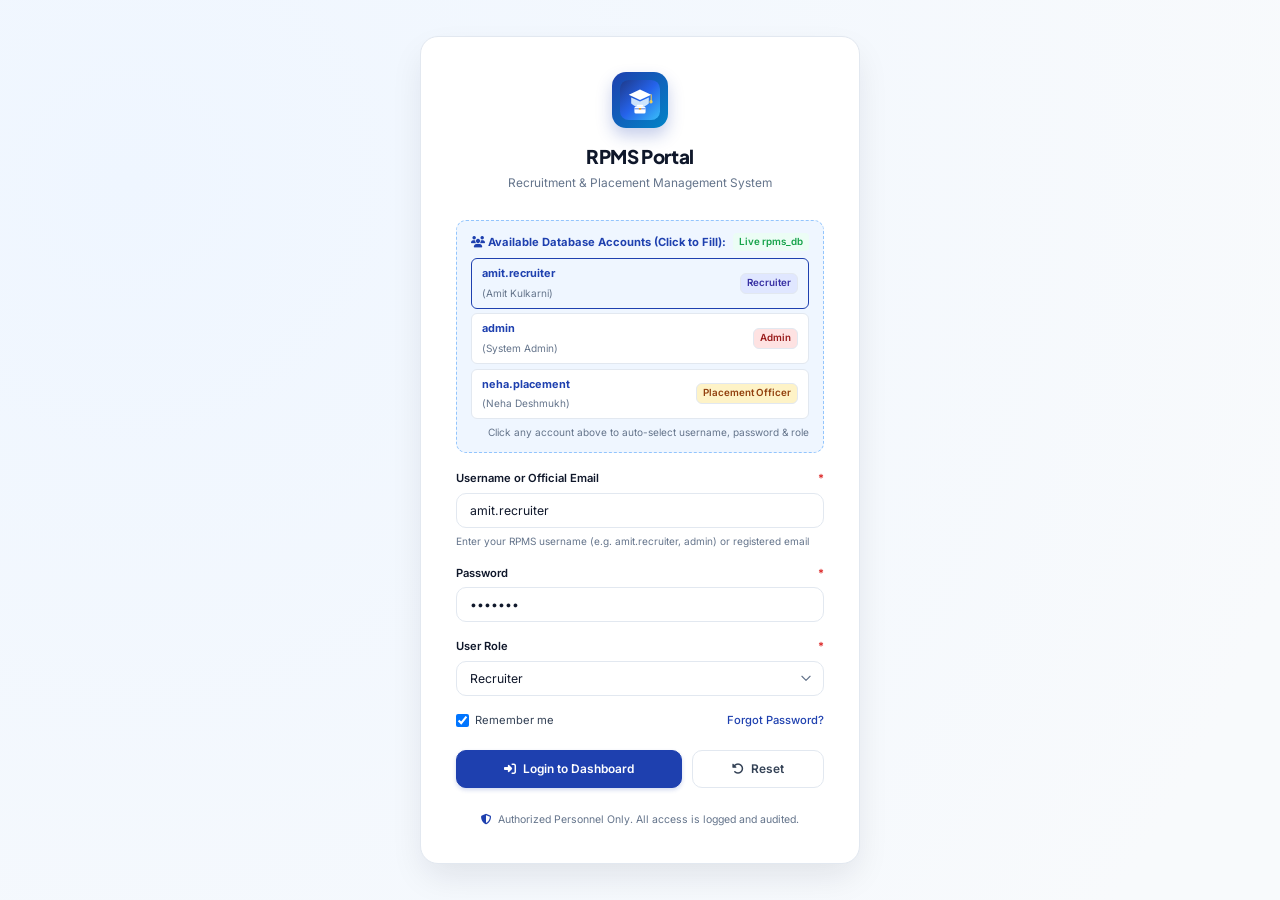
<file: recruitment-placement-ui/login.html>
<!DOCTYPE html>
<html lang="en">
<head>
  <meta charset="UTF-8">
  <meta name="viewport" content="width=device-width, initial-scale=1.0">
  <title>Login - Recruitment & Placement Management System</title>
  <!-- Google Fonts & Font Awesome Icons -->
  <link rel="stylesheet" href="https://cdnjs.cloudflare.com/ajax/libs/font-awesome/6.5.1/css/all.min.css">
  <link rel="stylesheet" href="css/style.css">
</head>
<body class="login-body">

  <div class="login-wrapper">
    <div class="login-card">
      <div class="login-header">
        <div class="login-logo">
          <img src="images/logo.svg" alt="RPMS Logo" width="40" height="40" onerror="this.src='images/logo.png'">
        </div>
        <h1 class="login-title">RPMS Portal</h1>
        <p class="login-subtitle">Recruitment & Placement Management System</p>
      </div>

      <!-- Dynamic Database Accounts (rpms_db) -->
      <div class="demo-credentials-box" style="margin-bottom: 1.25rem;">
        <div style="font-size: 0.8rem; font-weight: 700; margin-bottom: 0.5rem; display: flex; align-items: center; justify-content: space-between;">
          <span><i class="fa-solid fa-users" style="color: var(--primary);"></i> Available Database Accounts (Click to Fill):</span>
          <span style="font-size: 0.7rem; font-weight: 600; color: #16a34a; background: #ecfdf5; padding: 2px 6px; border-radius: 4px;">Live rpms_db</span>
        </div>
        <div style="display: flex; flex-direction: column; gap: 0.35rem; font-size: 0.78rem;">
          <div class="account-pill" data-user="amit.recruiter" data-pass="demo123" data-role="Recruiter" style="cursor: pointer; padding: 6px 10px; background: #eff6ff; border: 1px solid var(--primary); border-radius: 6px; display: flex; justify-content: space-between; align-items: center; transition: all 0.15s ease;">
            <div><strong>amit.recruiter</strong> <span style="color: var(--text-muted); font-size: 0.72rem;">(Amit Kulkarni)</span></div>
            <span class="skill-pill" style="font-size: 0.7rem; padding: 2px 6px; background:#e0e7ff; color:#3730a3;">Recruiter</span>
          </div>
          <div class="account-pill" data-user="admin" data-pass="admin123" data-role="Admin" style="cursor: pointer; padding: 6px 10px; background: #ffffff; border: 1px solid var(--border-color); border-radius: 6px; display: flex; justify-content: space-between; align-items: center; transition: all 0.15s ease;">
            <div><strong>admin</strong> <span style="color: var(--text-muted); font-size: 0.72rem;">(System Admin)</span></div>
            <span class="skill-pill" style="font-size: 0.7rem; padding: 2px 6px; background: #fee2e2; color: #991b1b;">Admin</span>
          </div>
          <div class="account-pill" data-user="neha.placement" data-pass="demo123" data-role="Placement Officer" style="cursor: pointer; padding: 6px 10px; background: #ffffff; border: 1px solid var(--border-color); border-radius: 6px; display: flex; justify-content: space-between; align-items: center; transition: all 0.15s ease;">
            <div><strong>neha.placement</strong> <span style="color: var(--text-muted); font-size: 0.72rem;">(Neha Deshmukh)</span></div>
            <span class="skill-pill" style="font-size: 0.7rem; padding: 2px 6px; background: #fef3c7; color: #92400e;">Placement Officer</span>
          </div>
        </div>
        <div style="font-size: 0.72rem; color: var(--text-muted); margin-top: 6px; text-align: right;">
          Click any account above to auto-select username, password & role
        </div>
      </div>

      <!-- Error Message Banner -->
      <div id="login-error-alert" style="display: none; background: #fef2f2; border: 1px solid #fecaca; color: #991b1b; padding: 0.75rem 1rem; border-radius: 6px; font-size: 0.85rem; margin-bottom: 1.15rem;">
        <i class="fa-solid fa-triangle-exclamation"></i> <span id="login-error-msg">Invalid credentials.</span>
      </div>

      <form id="login-form" action="dashboard.html" method="get">
        <div class="form-group" style="margin-bottom: 1.15rem;">
          <label class="form-label" for="email">Username or Official Email <span class="required">*</span></label>
          <div style="position: relative;">
            <input 
              type="text" 
              id="email" 
              name="email" 
              class="form-control" 
              placeholder="e.g. amit.recruiter, admin, or neha.placement" 
              value="amit.recruiter" 
              autocomplete="username"
              required
            >
          </div>
          <span class="form-hint">Enter your RPMS username (e.g. amit.recruiter, admin) or registered email</span>
        </div>

        <div class="form-group" style="margin-bottom: 1.15rem;">
          <label class="form-label" for="password">Password <span class="required">*</span></label>
          <input 
            type="password" 
            id="password" 
            name="password" 
            class="form-control" 
            placeholder="••••••••" 
            value="demo123" 
            autocomplete="current-password"
            required
          >
        </div>

        <div class="form-group" style="margin-bottom: 1.15rem;">
          <label class="form-label" for="role">User Role <span class="required">*</span></label>
          <select id="role" name="role" class="form-control" required>
            <option value="Admin">Admin</option>
            <option value="Recruiter" selected>Recruiter</option>
            <option value="Placement Officer">Placement Officer</option>
          </select>
        </div>

        <div class="login-meta-row">
          <label class="checkbox-label">
            <input type="checkbox" name="remember" checked>
            <span>Remember me</span>
          </label>
          <a href="#" style="font-size: 0.8rem; font-weight: 500;" onclick="alert('Password reset link will be sent to your registered official email.'); return false;">Forgot Password?</a>
        </div>

        <div style="display: flex; gap: 0.75rem; margin-top: 1.5rem;">
          <button type="submit" id="login-btn" class="btn btn-primary" style="flex: 2; padding: 0.75rem 1rem;">
            <i class="fa-solid fa-right-to-bracket"></i> Login to Dashboard
          </button>
          <button type="reset" class="btn btn-secondary" style="flex: 1;">
            <i class="fa-solid fa-rotate-left"></i> Reset
          </button>
        </div>
      </form>

      <div class="login-footer-note">
        <i class="fa-solid fa-shield-halved" style="color: var(--primary);"></i>
        <span>Authorized Personnel Only. All access is logged and audited.</span>
      </div>
    </div>
  </div>

  <script src="js/app-live.js"></script>
</body>
</html>
</file>
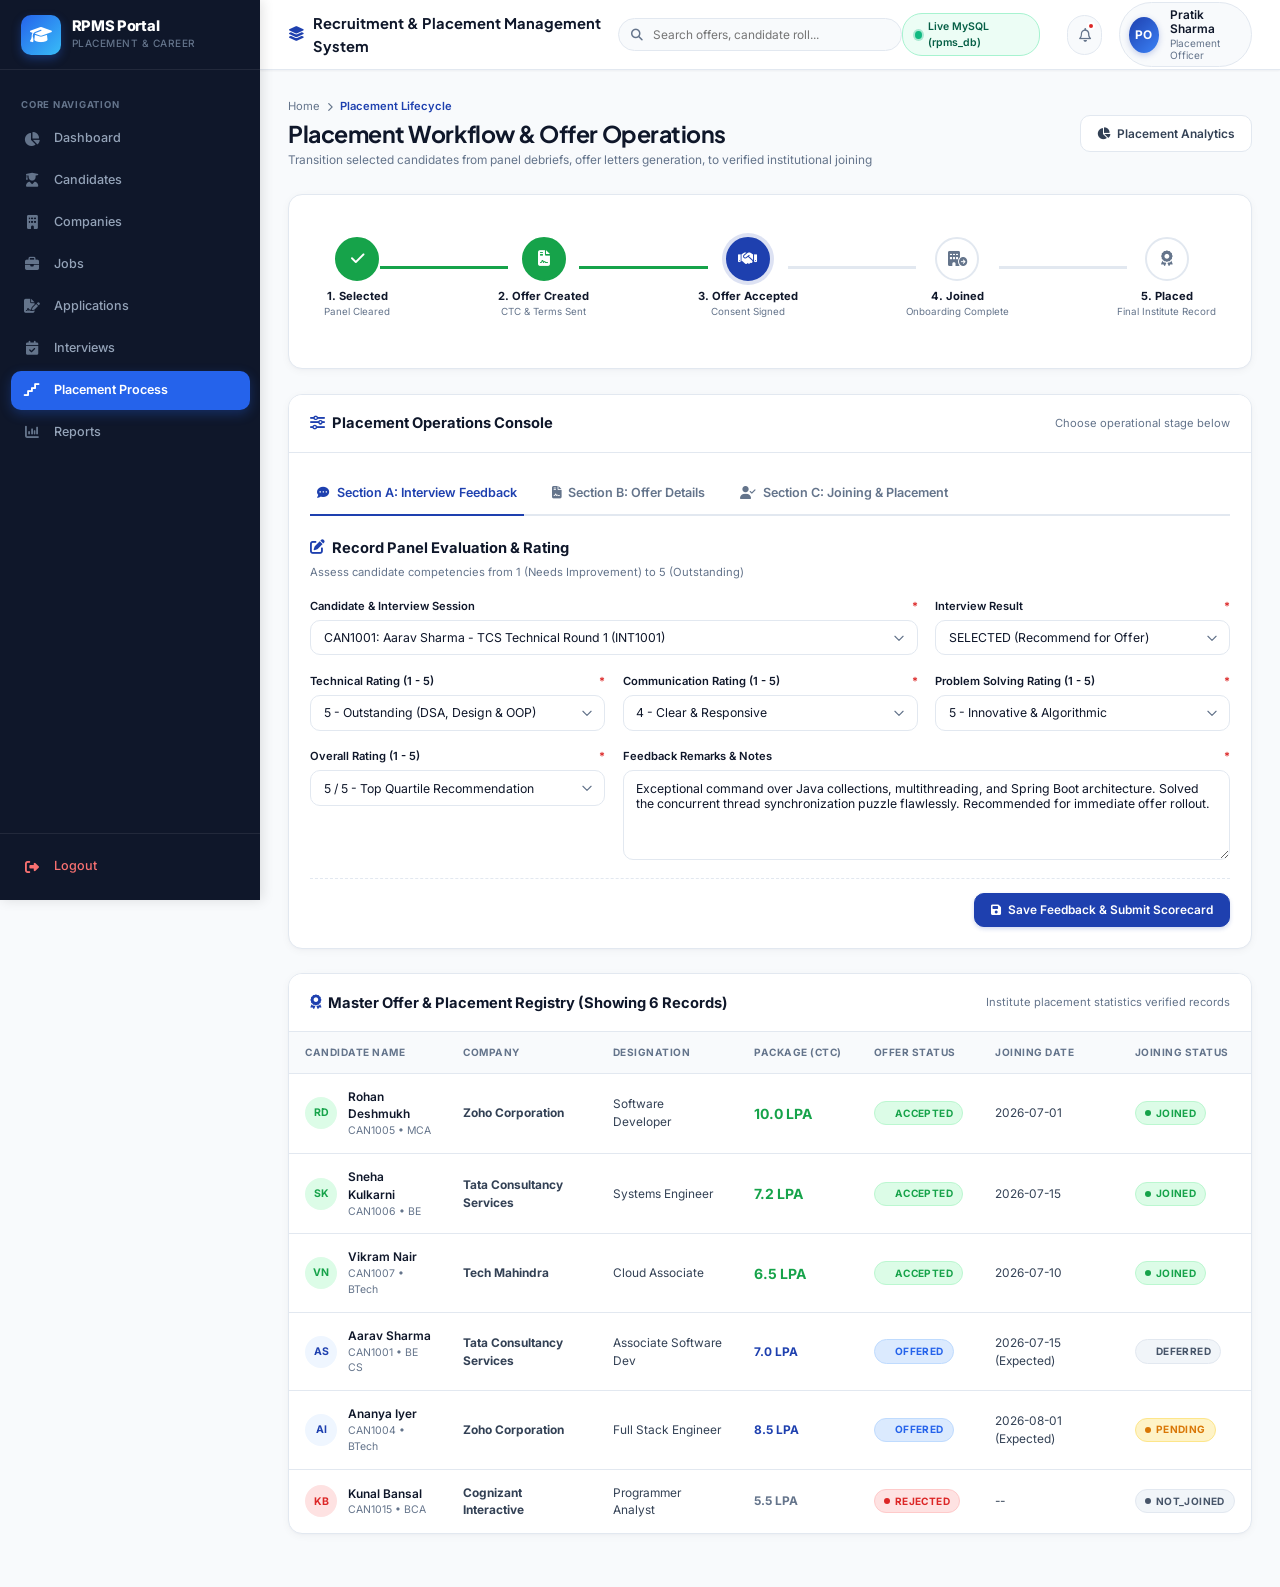
<file: recruitment-placement-ui/placement-process.html>
<!DOCTYPE html>
<html lang="en">
<head>
  <meta charset="UTF-8">
  <meta name="viewport" content="width=device-width, initial-scale=1.0">
  <title>Placement Workflow & Offer Operations - RPMS Portal</title>
  <link rel="stylesheet" href="https://cdnjs.cloudflare.com/ajax/libs/font-awesome/6.5.1/css/all.min.css">
  <link rel="stylesheet" href="css/style.css">
</head>
<body>

<div class="app-container">

  <!-- Sidebar -->
  <aside class="app-sidebar" id="sidebar">
    <div class="sidebar-header">
      <div class="brand-icon"><i class="fa-solid fa-graduation-cap"></i></div>
      <div class="brand-info">
        <span class="brand-title">RPMS Portal</span>
        <span class="brand-subtitle">Placement & Career</span>
      </div>
    </div>
    <nav class="sidebar-nav">
      <div class="nav-section-title">Core Navigation</div>
      <a href="dashboard.html" class="nav-item">
        <i class="fa-solid fa-chart-pie"></i>
        <span>Dashboard</span>
      </a>
      <a href="candidates.html" class="nav-item">
        <i class="fa-solid fa-user-graduate"></i>
        <span>Candidates</span>
      </a>
      <a href="companies.html" class="nav-item">
        <i class="fa-solid fa-building"></i>
        <span>Companies</span>
      </a>
      <a href="jobs.html" class="nav-item">
        <i class="fa-solid fa-briefcase"></i>
        <span>Jobs</span>
      </a>
      <a href="applications.html" class="nav-item">
        <i class="fa-solid fa-file-signature"></i>
        <span>Applications</span>
      </a>
      <a href="interviews.html" class="nav-item">
        <i class="fa-solid fa-calendar-check"></i>
        <span>Interviews</span>
      </a>
      <a href="placement-process.html" class="nav-item active">
        <i class="fa-solid fa-stairs"></i>
        <span>Placement Process</span>
      </a>
      <a href="reports.html" class="nav-item">
        <i class="fa-solid fa-chart-column"></i>
        <span>Reports</span>
      </a>
    </nav>
    <div class="sidebar-footer">
      <a href="login.html" class="nav-item logout">
        <i class="fa-solid fa-right-from-bracket"></i>
        <span>Logout</span>
      </a>
    </div>
  </aside>

  <!-- Main Container -->
  <div class="app-main">

    <!-- Top Header -->
    <header class="app-header">
      <div class="header-left">
        <button class="mobile-menu-toggle" onclick="document.getElementById('sidebar').classList.toggle('mobile-open')">
          <i class="fa-solid fa-bars"></i>
        </button>
        <div class="system-title-badge">
          <i class="fa-solid fa-layer-group" style="color: var(--primary);"></i>
          <span class="portal-text">Recruitment & Placement Management System</span>
        </div>
      </div>
      <div class="header-search">
        <i class="fa-solid fa-magnifying-glass"></i>
        <input type="text" placeholder="Search offers, candidate roll...">
      </div>
      <div class="header-right">
        <div class="notification-bell">
          <i class="fa-regular fa-bell"></i>
          <span class="bell-badge"></span>
        </div>
        <div class="user-profile-widget">
          <div class="user-avatar">PO</div>
          <div class="user-meta">
            <span class="user-name">Pratik Sharma</span>
            <span class="user-role">Placement Officer</span>
          </div>
        </div>
      </div>
    </header>

    <!-- Page Body -->
    <main class="page-content">

      <!-- Breadcrumbs & Header -->
      <div class="page-header">
        <div>
          <div class="breadcrumb">
            <a href="dashboard.html">Home</a>
            <i class="fa-solid fa-chevron-right" style="font-size: 0.65rem;"></i>
            <span class="current">Placement Lifecycle</span>
          </div>
          <h1 class="page-title">Placement Workflow & Offer Operations</h1>
          <p class="page-subtitle">Transition selected candidates from panel debriefs, offer letters generation, to verified institutional joining</p>
        </div>
        <div class="header-actions">
          <a href="reports.html" class="btn btn-secondary">
            <i class="fa-solid fa-chart-pie"></i> Placement Analytics
          </a>
        </div>
      </div>

      <!-- Visual Workflow Progress Steps -->
      <div class="card" style="margin-bottom: 1.75rem;">
        <div class="card-body">
          <div class="process-flow">
            <div class="flow-step-item completed">
              <div class="flow-icon"><i class="fa-solid fa-check"></i></div>
              <div class="flow-title">1. Selected</div>
              <div class="flow-desc">Panel Cleared</div>
            </div>
            <div class="flow-connector filled"></div>

            <div class="flow-step-item completed">
              <div class="flow-icon"><i class="fa-solid fa-file-contract"></i></div>
              <div class="flow-title">2. Offer Created</div>
              <div class="flow-desc">CTC & Terms Sent</div>
            </div>
            <div class="flow-connector filled"></div>

            <div class="flow-step-item active">
              <div class="flow-icon"><i class="fa-solid fa-handshake"></i></div>
              <div class="flow-title">3. Offer Accepted</div>
              <div class="flow-desc">Consent Signed</div>
            </div>
            <div class="flow-connector"></div>

            <div class="flow-step-item">
              <div class="flow-icon"><i class="fa-solid fa-building-circle-arrow-right"></i></div>
              <div class="flow-title">4. Joined</div>
              <div class="flow-desc">Onboarding Complete</div>
            </div>
            <div class="flow-connector"></div>

            <div class="flow-step-item">
              <div class="flow-icon"><i class="fa-solid fa-award"></i></div>
              <div class="flow-title">5. Placed</div>
              <div class="flow-desc">Final Institute Record</div>
            </div>
          </div>
        </div>
      </div>

      <!-- 3 Clear Sections / Tabs -->
      <div class="card" style="margin-bottom: 1.75rem;">
        <div class="card-header">
          <div class="card-title">
            <i class="fa-solid fa-sliders"></i> Placement Operations Console
          </div>
          <span class="card-subtitle">Choose operational stage below</span>
        </div>

        <div class="card-body">
          <!-- Tab Navigation -->
          <div class="tabs-nav">
            <a href="#section-feedback" class="tab-link active" onclick="showTab(event, 'tab-feedback')">
              <i class="fa-solid fa-comment-dots"></i> Section A: Interview Feedback
            </a>
            <a href="#section-offer" class="tab-link" onclick="showTab(event, 'tab-offer')">
              <i class="fa-solid fa-file-contract"></i> Section B: Offer Details
            </a>
            <a href="#section-joining" class="tab-link" onclick="showTab(event, 'tab-joining')">
              <i class="fa-solid fa-user-check"></i> Section C: Joining & Placement
            </a>
          </div>

          <!-- SECTION A: INTERVIEW FEEDBACK -->
          <div id="tab-feedback" class="tab-content-panel">
            <div class="form-section">
              <div class="form-section-title">
                <i class="fa-solid fa-pen-to-square" style="color: var(--primary);"></i> Record Panel Evaluation & Rating
              </div>
              <p class="form-section-desc">Assess candidate competencies from 1 (Needs Improvement) to 5 (Outstanding)</p>

              <form action="#" method="get" onsubmit="alert('Interview feedback and decision saved successfully!'); return false;">
                <div class="form-grid-3">
                  <div class="form-group col-span-2">
                    <label class="form-label" for="feedCand">Candidate & Interview Session <span class="required">*</span></label>
                    <select id="feedCand" class="form-control" required>
                      <option value="">-- Select Candidate Session --</option>
                      <option value="INT1001" selected>CAN1001: Aarav Sharma - TCS Technical Round 1 (INT1001)</option>
                      <option value="INT1002">CAN1002: Priya Patel - Infosys Managerial (INT1002)</option>
                      <option value="INT1003">CAN1003: Rahul Verma - Wipro HR Round (INT1003)</option>
                      <option value="INT1004">CAN1004: Ananya Iyer - Zoho System Design (INT1004)</option>
                    </select>
                  </div>

                  <div class="form-group">
                    <label class="form-label" for="feedResult">Interview Result <span class="required">*</span></label>
                    <select id="feedResult" class="form-control" required>
                      <option value="NEXT_ROUND">NEXT_ROUND (Advance to Next Level)</option>
                      <option value="SELECTED" selected>SELECTED (Recommend for Offer)</option>
                      <option value="REJECTED">REJECTED (Did Not Meet Cutoff)</option>
                      <option value="ON_HOLD">ON_HOLD (Comparative Evaluation)</option>
                    </select>
                  </div>

                  <div class="form-group">
                    <label class="form-label">Technical Rating (1 - 5) <span class="required">*</span></label>
                    <select class="form-control" required>
                      <option value="5" selected>5 - Outstanding (DSA, Design & OOP)</option>
                      <option value="4">4 - Strong Core Proficiency</option>
                      <option value="3">3 - Acceptable / Meets Baseline</option>
                      <option value="2">2 - Needs Training</option>
                      <option value="1">1 - Unsatisfactory</option>
                    </select>
                  </div>

                  <div class="form-group">
                    <label class="form-label">Communication Rating (1 - 5) <span class="required">*</span></label>
                    <select class="form-control" required>
                      <option value="5">5 - Articulate & Professional</option>
                      <option value="4" selected>4 - Clear & Responsive</option>
                      <option value="3">3 - Moderate</option>
                      <option value="2">2 - Hesitant</option>
                      <option value="1">1 - Poor</option>
                    </select>
                  </div>

                  <div class="form-group">
                    <label class="form-label">Problem Solving Rating (1 - 5) <span class="required">*</span></label>
                    <select class="form-control" required>
                      <option value="5" selected>5 - Innovative & Algorithmic</option>
                      <option value="4">4 - Structured Approach</option>
                      <option value="3">3 - Basic Reasoning</option>
                      <option value="2">2 - Struggles with Edge Cases</option>
                      <option value="1">1 - Cannot Formulate Logic</option>
                    </select>
                  </div>

                  <div class="form-group">
                    <label class="form-label">Overall Rating (1 - 5) <span class="required">*</span></label>
                    <select class="form-control" required>
                      <option value="5" selected>5 / 5 - Top Quartile Recommendation</option>
                      <option value="4">4 / 5 - Recommended</option>
                      <option value="3">3 / 5 - Borderline Acceptable</option>
                      <option value="2">2 / 5 - Not Recommended</option>
                      <option value="1">1 / 5 - Reject</option>
                    </select>
                  </div>

                  <div class="form-group col-span-2">
                    <label class="form-label" for="feedRemarks">Feedback Remarks & Notes <span class="required">*</span></label>
                    <textarea id="feedRemarks" class="form-control" placeholder="Provide constructive technical and behavioral remarks..." required>Exceptional command over Java collections, multithreading, and Spring Boot architecture. Solved the concurrent thread synchronization puzzle flawlessly. Recommended for immediate offer rollout.</textarea>
                  </div>
                </div>

                <div class="filter-actions">
                  <button type="submit" class="btn btn-primary">
                    <i class="fa-solid fa-floppy-disk"></i> Save Feedback & Submit Scorecard
                  </button>
                </div>
              </form>
            </div>
          </div>

          <!-- SECTION B: OFFER DETAILS -->
          <div id="tab-offer" class="tab-content-panel" style="display: none;">
            <div class="form-section">
              <div class="form-section-title">
                <i class="fa-solid fa-file-invoice" style="color: var(--primary);"></i> Generate & Manage Job Offer
              </div>
              <p class="form-section-desc">Issue corporate offer letters, fix compensation packages, and monitor candidate acceptance</p>

              <form action="#" method="get" onsubmit="alert('Offer updated and notification sent!'); return false;">
                <div class="form-grid-3">
                  <div class="form-group">
                    <label class="form-label" for="offerCand">Candidate <span class="required">*</span></label>
                    <select id="offerCand" class="form-control" required>
                      <option value="CAN1001" selected>Aarav Sharma (CAN1001)</option>
                      <option value="CAN1002">Priya Patel (CAN1002)</option>
                      <option value="CAN1004">Ananya Iyer (CAN1004)</option>
                      <option value="CAN1005">Rohan Deshmukh (CAN1005)</option>
                    </select>
                  </div>

                  <div class="form-group">
                    <label class="form-label" for="offerComp">Company <span class="required">*</span></label>
                    <select id="offerComp" class="form-control" required>
                      <option value="TCS" selected>Tata Consultancy Services</option>
                      <option value="Infosys">Infosys Technologies</option>
                      <option value="Wipro">Wipro Digital</option>
                      <option value="Zoho">Zoho Corporation</option>
                      <option value="Tech Mahindra">Tech Mahindra</option>
                    </select>
                  </div>

                  <div class="form-group">
                    <label class="form-label" for="offerJob">Job Role / Code <span class="required">*</span></label>
                    <input type="text" id="offerJob" class="form-control" value="JOB-2026-001 (Software Engineer)" required>
                  </div>

                  <div class="form-group">
                    <label class="form-label" for="offerDesig">Official Designation <span class="required">*</span></label>
                    <input type="text" id="offerDesig" class="form-control" value="Associate Software Developer" required>
                  </div>

                  <div class="form-group">
                    <label class="form-label" for="offerPackage">Offered Package (CTC in LPA) <span class="required">*</span></label>
                    <input type="number" id="offerPackage" class="form-control" value="7.0" step="0.1" required>
                  </div>

                  <div class="form-group">
                    <label class="form-label" for="offerDate">Offer Rollout Date <span class="required">*</span></label>
                    <input type="date" id="offerDate" class="form-control" value="2026-10-30" required>
                  </div>

                  <div class="form-group">
                    <label class="form-label" for="offerJoinDate">Expected Joining Date <span class="required">*</span></label>
                    <input type="date" id="offerJoinDate" class="form-control" value="2026-07-15" required>
                  </div>

                  <div class="form-group">
                    <label class="form-label" for="offerStatus">Offer Status <span class="required">*</span></label>
                    <select id="offerStatus" class="form-control" required>
                      <option value="OFFERED" selected>OFFERED (Awaiting Student Acceptance)</option>
                      <option value="ACCEPTED">ACCEPTED (Student Signed LOI)</option>
                      <option value="REJECTED">REJECTED (Candidate Declined)</option>
                      <option value="EXPIRED">EXPIRED (Past Deadline)</option>
                      <option value="WITHDRAWN">WITHDRAWN (By Corporate)</option>
                    </select>
                  </div>
                </div>

                <div class="filter-actions">
                  <button type="submit" class="btn btn-outline"><i class="fa-solid fa-arrows-rotate"></i> Update Offer Status</button>
                  <button type="submit" class="btn btn-primary"><i class="fa-solid fa-envelope-open-text"></i> Create & Dispatch Offer</button>
                </div>
              </form>
            </div>
          </div>

          <!-- SECTION C: JOINING AND PLACEMENT -->
          <div id="tab-joining" class="tab-content-panel" style="display: none;">
            <div class="form-section">
              <div class="form-section-title">
                <i class="fa-solid fa-user-check" style="color: var(--primary);"></i> Confirm Institutional Joining & Final Placement
              </div>
              <p class="form-section-desc">Record onboarding proof, physical reporting date, and archive final institutional placement status</p>

              <form action="#" method="get" onsubmit="alert('Candidate confirmed as PLACED!'); return false;">
                <div class="form-grid-3">
                  <div class="form-group">
                    <label class="form-label" for="joinCand">Candidate <span class="required">*</span></label>
                    <select id="joinCand" class="form-control" required>
                      <option value="CAN1005" selected>Rohan Deshmukh (CAN1005)</option>
                      <option value="CAN1006">Sneha Kulkarni (CAN1006)</option>
                      <option value="CAN1007">Vikram Nair (CAN1007)</option>
                      <option value="CAN1001">Aarav Sharma (CAN1001)</option>
                    </select>
                  </div>

                  <div class="form-group">
                    <label class="form-label" for="joinComp">Hiring Company <span class="required">*</span></label>
                    <input type="text" id="joinComp" class="form-control" value="Zoho Corporation" required>
                  </div>

                  <div class="form-group">
                    <label class="form-label" for="joinDate">Actual Joining Date <span class="required">*</span></label>
                    <input type="date" id="joinDate" class="form-control" value="2026-07-01" required>
                  </div>

                  <div class="form-group">
                    <label class="form-label" for="joinStatus">Joining Status <span class="required">*</span></label>
                    <select id="joinStatus" class="form-control" required>
                      <option value="JOINED" selected>JOINED (Verified Onboarded)</option>
                      <option value="NOT_JOINED">NOT_JOINED (Declined Reporting)</option>
                      <option value="DEFERRED">DEFERRED (Requested Extension)</option>
                      <option value="NO_SHOW">NO_SHOW (Unreported)</option>
                    </select>
                  </div>

                  <div class="form-group col-span-2">
                    <label class="form-label" for="joinRemarks">Verification Proof & Employee ID</label>
                    <input type="text" id="joinRemarks" class="form-control" placeholder="e.g. Employee ID: ZOHO-DEV-9812 | Relieving verified" value="Employee ID: ZOHO-ENG-4412 | Onboarding Welcome Letter Attached">
                  </div>
                </div>

                <div class="filter-actions">
                  <button type="submit" class="btn btn-outline"><i class="fa-solid fa-check"></i> Confirm Joining</button>
                  <button type="submit" class="btn btn-success"><i class="fa-solid fa-award"></i> Mark Placed (Archive Record)</button>
                </div>
              </form>
            </div>
          </div>

        </div>
      </div>

      <!-- Master Offer & Placement Records Table (At least 6 Sample Records) -->
      <div class="card">
        <div class="card-header">
          <div class="card-title">
            <i class="fa-solid fa-award"></i> Master Offer & Placement Registry (Showing 6 Records)
          </div>
          <span class="card-subtitle">Institute placement statistics verified records</span>
        </div>
        <div class="card-body" style="padding: 0;">
          <div class="table-responsive">
            <table class="data-table">
              <thead>
                <tr>
                  <th>Candidate Name</th>
                  <th>Company</th>
                  <th>Designation</th>
                  <th>Package (CTC)</th>
                  <th>Offer Status</th>
                  <th>Joining Date</th>
                  <th>Joining Status</th>
                </tr>
              </thead>
              <tbody>

                <!-- 1 -->
                <tr>
                  <td>
                    <div class="candidate-name-cell">
                      <div class="candidate-avatar-sm" style="background:var(--success-bg); color:var(--success);">RD</div>
                      <div>
                        <a href="candidate-details.html" class="text-strong">Rohan Deshmukh</a>
                        <div class="sub-meta">CAN1005 • MCA</div>
                      </div>
                    </div>
                  </td>
                  <td><strong>Zoho Corporation</strong></td>
                  <td>Software Developer</td>
                  <td><strong style="color: var(--success); font-size: 1rem;">10.0 LPA</strong></td>
                  <td><span class="badge badge-accepted"><span class="badge-dot"></span>ACCEPTED</span></td>
                  <td>2026-07-01</td>
                  <td><span class="badge badge-joined"><span class="badge-dot"></span>JOINED</span></td>
                </tr>

                <!-- 2 -->
                <tr>
                  <td>
                    <div class="candidate-name-cell">
                      <div class="candidate-avatar-sm" style="background:var(--success-bg); color:var(--success);">SK</div>
                      <div>
                        <a href="candidate-details.html" class="text-strong">Sneha Kulkarni</a>
                        <div class="sub-meta">CAN1006 • BE</div>
                      </div>
                    </div>
                  </td>
                  <td><strong>Tata Consultancy Services</strong></td>
                  <td>Systems Engineer</td>
                  <td><strong style="color: var(--success); font-size: 1rem;">7.2 LPA</strong></td>
                  <td><span class="badge badge-accepted"><span class="badge-dot"></span>ACCEPTED</span></td>
                  <td>2026-07-15</td>
                  <td><span class="badge badge-joined"><span class="badge-dot"></span>JOINED</span></td>
                </tr>

                <!-- 3 -->
                <tr>
                  <td>
                    <div class="candidate-name-cell">
                      <div class="candidate-avatar-sm" style="background:var(--success-bg); color:var(--success);">VN</div>
                      <div>
                        <a href="candidate-details.html" class="text-strong">Vikram Nair</a>
                        <div class="sub-meta">CAN1007 • BTech</div>
                      </div>
                    </div>
                  </td>
                  <td><strong>Tech Mahindra</strong></td>
                  <td>Cloud Associate</td>
                  <td><strong style="color: var(--success); font-size: 1rem;">6.5 LPA</strong></td>
                  <td><span class="badge badge-accepted"><span class="badge-dot"></span>ACCEPTED</span></td>
                  <td>2026-07-10</td>
                  <td><span class="badge badge-joined"><span class="badge-dot"></span>JOINED</span></td>
                </tr>

                <!-- 4 -->
                <tr>
                  <td>
                    <div class="candidate-name-cell">
                      <div class="candidate-avatar-sm">AS</div>
                      <div>
                        <a href="candidate-details.html" class="text-strong">Aarav Sharma</a>
                        <div class="sub-meta">CAN1001 • BE CS</div>
                      </div>
                    </div>
                  </td>
                  <td><strong>Tata Consultancy Services</strong></td>
                  <td>Associate Software Dev</td>
                  <td><strong style="color: var(--primary);">7.0 LPA</strong></td>
                  <td><span class="badge badge-offered"><span class="badge-dot"></span>OFFERED</span></td>
                  <td>2026-07-15 (Expected)</td>
                  <td><span class="badge badge-deferred"><span class="badge-dot"></span>DEFERRED</span></td>
                </tr>

                <!-- 5 -->
                <tr>
                  <td>
                    <div class="candidate-name-cell">
                      <div class="candidate-avatar-sm">AI</div>
                      <div>
                        <a href="candidate-details.html" class="text-strong">Ananya Iyer</a>
                        <div class="sub-meta">CAN1004 • BTech</div>
                      </div>
                    </div>
                  </td>
                  <td><strong>Zoho Corporation</strong></td>
                  <td>Full Stack Engineer</td>
                  <td><strong style="color: var(--primary);">8.5 LPA</strong></td>
                  <td><span class="badge badge-offered"><span class="badge-dot"></span>OFFERED</span></td>
                  <td>2026-08-01 (Expected)</td>
                  <td><span class="badge badge-on_hold"><span class="badge-dot"></span>PENDING</span></td>
                </tr>

                <!-- 6 -->
                <tr>
                  <td>
                    <div class="candidate-name-cell">
                      <div class="candidate-avatar-sm" style="background:#fee2e2; color:#dc2626;">KB</div>
                      <div>
                        <a href="candidate-details.html" class="text-strong">Kunal Bansal</a>
                        <div class="sub-meta">CAN1015 • BCA</div>
                      </div>
                    </div>
                  </td>
                  <td><strong>Cognizant Interactive</strong></td>
                  <td>Programmer Analyst</td>
                  <td><strong style="color: var(--text-muted);">5.5 LPA</strong></td>
                  <td><span class="badge badge-rejected"><span class="badge-dot"></span>REJECTED</span></td>
                  <td>--</td>
                  <td><span class="badge badge-inactive"><span class="badge-dot"></span>NOT_JOINED</span></td>
                </tr>

              </tbody>
            </table>
          </div>
        </div>
      </div>

    </main>
  </div>
</div>

<script>
  function showTab(e, tabId) {
    e.preventDefault();
    document.querySelectorAll('.tab-link').forEach(link => link.classList.remove('active'));
    document.querySelectorAll('.tab-content-panel').forEach(tab => tab.style.display = 'none');
    
    e.currentTarget.classList.add('active');
    document.getElementById(tabId).style.display = 'block';
  }
</script>
<script src="js/app-live.js"></script>
</body>
</html>
</file>
<file: recruitment-placement-ui/css/style.css>
@import url('https://fonts.googleapis.com/css2?family=Plus+Jakarta+Sans:wght@400;500;600;700;800&family=Inter:wght@400;500;600;700&display=swap');

:root {
  /* Brand Palette - Modern Executive SaaS Blue */
  --primary: #1e40af;
  --primary-hover: #1d4ed8;
  --primary-dark: #1e3a8a;
  --primary-light: #eff6ff;
  --primary-glow: rgba(30, 64, 175, 0.15);
  --accent: #0284c7;
  --accent-light: #e0f2fe;

  /* Neutral Tones */
  --bg-page: #f8fafc;
  --bg-card: #ffffff;
  --bg-sidebar: #0f172a;
  --bg-sidebar-hover: #1e293b;
  --bg-sidebar-active: #2563eb;
  
  --text-main: #0f172a;
  --text-body: #334155;
  --text-muted: #64748b;
  --text-light: #94a3b8;
  --text-white: #ffffff;

  --border-color: #e2e8f0;
  --border-light: #f1f5f9;
  
  /* Status Colors */
  --success: #16a34a;
  --success-bg: #dcfce7;
  --success-border: #bbf7d0;

  --warning: #d97706;
  --warning-bg: #fef3c7;
  --warning-border: #fde68a;

  --danger: #dc2626;
  --danger-bg: #fee2e2;
  --danger-border: #fecaca;

  --info: #2563eb;
  --info-bg: #dbeafe;
  --info-border: #bfdbfe;

  --neutral-badge: #475569;
  --neutral-bg: #f1f5f9;
  --neutral-border: #e2e8f0;

  /* Layout Spacing & Geometry */
  --sidebar-width: 260px;
  --header-height: 70px;
  --radius-sm: 6px;
  --radius-md: 10px;
  --radius-lg: 14px;
  --radius-xl: 18px;
  --radius-full: 9999px;

  /* Elevations */
  --shadow-xs: 0 1px 2px 0 rgba(15, 23, 42, 0.05);
  --shadow-sm: 0 1px 3px 0 rgba(15, 23, 42, 0.08), 0 1px 2px -1px rgba(15, 23, 42, 0.06);
  --shadow-md: 0 4px 6px -1px rgba(15, 23, 42, 0.08), 0 2px 4px -2px rgba(15, 23, 42, 0.06);
  --shadow-lg: 0 10px 15px -3px rgba(15, 23, 42, 0.08), 0 4px 6px -4px rgba(15, 23, 42, 0.04);
  --shadow-card: 0 2px 8px rgba(15, 23, 42, 0.04), 0 1px 2px rgba(15, 23, 42, 0.02);

  /* Transitions */
  --transition-fast: 0.15s ease;
  --transition-normal: 0.25s ease;
}

/* =========================================================
   1. GLOBAL RESET & BASE STYLES
========================================================= */
*, *::before, *::after {
  box-sizing: border-box;
  margin: 0;
  padding: 0;
}

html, body {
  font-family: 'Inter', -apple-system, BlinkMacSystemFont, 'Segoe UI', Roboto, sans-serif;
  font-size: 14px;
  line-height: 1.5;
  color: var(--text-body);
  background-color: var(--bg-page);
  min-height: 100vh;
  -webkit-font-smoothing: antialiased;
}

h1, h2, h3, h4, h5, h6 {
  font-family: 'Plus Jakarta Sans', sans-serif;
  color: var(--text-main);
  font-weight: 700;
  line-height: 1.25;
}

a {
  color: var(--primary);
  text-decoration: none;
  transition: color var(--transition-fast);
}

a:hover {
  color: var(--primary-hover);
}

img, svg {
  vertical-align: middle;
}

input, button, select, textarea {
  font-family: inherit;
  font-size: inherit;
}

/* =========================================================
   2. APP LAYOUT STRUCTURE (Sidebar + Header + Main Area)
========================================================= */
.app-container {
  display: flex;
  min-height: 100vh;
}

/* Sidebar */
.app-sidebar {
  width: var(--sidebar-width);
  background-color: var(--bg-sidebar);
  color: #94a3b8;
  display: flex;
  flex-direction: column;
  position: fixed;
  top: 0;
  bottom: 0;
  left: 0;
  z-index: 100;
  box-shadow: 2px 0 12px rgba(0, 0, 0, 0.12);
  transition: transform var(--transition-normal);
}

.sidebar-header {
  height: var(--header-height);
  display: flex;
  align-items: center;
  padding: 0 1.5rem;
  border-bottom: 1px solid rgba(255, 255, 255, 0.08);
  gap: 0.75rem;
}

.brand-icon {
  width: 40px;
  height: 40px;
  background: linear-gradient(135deg, #2563eb, #38bdf8);
  color: #ffffff;
  display: flex;
  align-items: center;
  justify-content: center;
  border-radius: var(--radius-md);
  font-size: 1.25rem;
  font-weight: 800;
  box-shadow: 0 4px 10px rgba(37, 99, 235, 0.35);
  flex-shrink: 0;
}

.brand-info {
  display: flex;
  flex-direction: column;
}

.brand-title {
  color: #ffffff;
  font-weight: 800;
  font-size: 1.05rem;
  letter-spacing: -0.02em;
  line-height: 1.2;
}

.brand-subtitle {
  font-size: 0.72rem;
  color: #64748b;
  font-weight: 500;
  text-transform: uppercase;
  letter-spacing: 0.05em;
}

.sidebar-nav {
  flex: 1;
  padding: 1.25rem 0.75rem;
  overflow-y: auto;
  display: flex;
  flex-direction: column;
  gap: 0.25rem;
}

.nav-section-title {
  font-size: 0.68rem;
  text-transform: uppercase;
  letter-spacing: 0.08em;
  color: #64748b;
  padding: 0.75rem 0.75rem 0.25rem;
  font-weight: 700;
}

.nav-item {
  display: flex;
  align-items: center;
  gap: 0.85rem;
  padding: 0.7rem 0.85rem;
  color: #94a3b8;
  font-weight: 500;
  font-size: 0.9rem;
  border-radius: var(--radius-md);
  transition: all var(--transition-fast);
}

.nav-item i {
  font-size: 1rem;
  width: 20px;
  text-align: center;
  color: #64748b;
  transition: color var(--transition-fast);
}

.nav-item:hover {
  background-color: var(--bg-sidebar-hover);
  color: #ffffff;
}

.nav-item:hover i {
  color: #38bdf8;
}

.nav-item.active {
  background-color: var(--bg-sidebar-active);
  color: #ffffff;
  font-weight: 600;
  box-shadow: 0 4px 12px rgba(37, 99, 235, 0.3);
}

.nav-item.active i {
  color: #ffffff;
}

.sidebar-footer {
  padding: 1rem 0.75rem;
  border-top: 1px solid rgba(255, 255, 255, 0.08);
}

.nav-item.logout {
  color: #f87171;
}

.nav-item.logout:hover {
  background-color: rgba(239, 68, 68, 0.15);
  color: #fca5a5;
}

.nav-item.logout i {
  color: #f87171;
}

/* Main Content Area */
.app-main {
  flex: 1;
  margin-left: var(--sidebar-width);
  display: flex;
  flex-direction: column;
  min-height: 100vh;
}

/* Header */
.app-header {
  height: var(--header-height);
  background-color: #ffffff;
  border-bottom: 1px solid var(--border-color);
  padding: 0 2rem;
  display: flex;
  align-items: center;
  justify-content: space-between;
  position: sticky;
  top: 0;
  z-index: 90;
  box-shadow: var(--shadow-xs);
}

.header-left {
  display: flex;
  align-items: center;
  gap: 1.25rem;
}

.system-title-badge {
  display: flex;
  align-items: center;
  gap: 0.6rem;
  font-family: 'Plus Jakarta Sans', sans-serif;
  font-weight: 700;
  font-size: 1.05rem;
  color: var(--text-main);
}

.system-title-badge .portal-tag {
  background: var(--primary-light);
  color: var(--primary);
  font-size: 0.72rem;
  font-weight: 700;
  padding: 0.2rem 0.6rem;
  border-radius: var(--radius-full);
  border: 1px solid var(--border-color);
}

.header-search {
  position: relative;
  width: 320px;
}

.header-search input {
  width: 100%;
  padding: 0.55rem 1rem 0.55rem 2.4rem;
  border-radius: var(--radius-full);
  border: 1px solid var(--border-color);
  background-color: #f8fafc;
  color: var(--text-main);
  font-size: 0.85rem;
  outline: none;
  transition: all var(--transition-fast);
}

.header-search input:focus {
  background-color: #ffffff;
  border-color: var(--primary);
  box-shadow: 0 0 0 3px var(--primary-glow);
}

.header-search i {
  position: absolute;
  left: 0.9rem;
  top: 50%;
  transform: translateY(-50%);
  color: var(--text-muted);
  font-size: 0.85rem;
}

.header-right {
  display: flex;
  align-items: center;
  gap: 1.25rem;
}

.notification-bell {
  position: relative;
  width: 40px;
  height: 40px;
  display: flex;
  align-items: center;
  justify-content: center;
  border-radius: var(--radius-full);
  color: var(--text-muted);
  background-color: #f8fafc;
  border: 1px solid var(--border-color);
  cursor: pointer;
  transition: all var(--transition-fast);
}

.notification-bell:hover {
  color: var(--primary);
  background-color: var(--primary-light);
}

.bell-badge {
  position: absolute;
  top: 6px;
  right: 6px;
  width: 8px;
  height: 8px;
  background-color: var(--danger);
  border-radius: 50%;
  border: 2px solid #ffffff;
}

.user-profile-widget {
  display: flex;
  align-items: center;
  gap: 0.75rem;
  padding: 0.35rem 0.6rem;
  border-radius: var(--radius-full);
  background-color: #f8fafc;
  border: 1px solid var(--border-color);
}

.user-avatar {
  width: 36px;
  height: 36px;
  border-radius: 50%;
  background: linear-gradient(135deg, #1e40af, #3b82f6);
  color: #ffffff;
  display: flex;
  align-items: center;
  justify-content: center;
  font-weight: 700;
  font-size: 0.85rem;
  box-shadow: 0 2px 6px rgba(30, 64, 175, 0.25);
}

.user-meta {
  display: flex;
  flex-direction: column;
  line-height: 1.2;
}

.user-name {
  font-weight: 600;
  font-size: 0.85rem;
  color: var(--text-main);
}

.user-role {
  font-size: 0.72rem;
  color: var(--text-muted);
}

/* Page Body */
.page-content {
  flex: 1;
  padding: 2rem;
  max-width: 1600px;
  width: 100%;
}

/* Page Header & Breadcrumbs */
.page-header {
  display: flex;
  align-items: center;
  justify-content: space-between;
  margin-bottom: 1.75rem;
  flex-wrap: wrap;
  gap: 1rem;
}

.breadcrumb {
  display: flex;
  align-items: center;
  gap: 0.5rem;
  font-size: 0.8rem;
  color: var(--text-muted);
  margin-bottom: 0.35rem;
}

.breadcrumb a {
  color: var(--text-muted);
}

.breadcrumb a:hover {
  color: var(--primary);
}

.breadcrumb span.current {
  color: var(--primary);
  font-weight: 600;
}

.page-title {
  font-size: 1.65rem;
  color: var(--text-main);
  letter-spacing: -0.02em;
}

.page-subtitle {
  font-size: 0.85rem;
  color: var(--text-muted);
  margin-top: 0.2rem;
}

.header-actions {
  display: flex;
  align-items: center;
  gap: 0.75rem;
}

/* =========================================================
   3. UI CARDS & CONTAINERS
========================================================= */
.card {
  background-color: var(--bg-card);
  border: 1px solid var(--border-color);
  border-radius: var(--radius-lg);
  box-shadow: var(--shadow-card);
  overflow: hidden;
  margin-bottom: 1.75rem;
}

.card-header {
  padding: 1.25rem 1.5rem;
  border-bottom: 1px solid var(--border-color);
  display: flex;
  align-items: center;
  justify-content: space-between;
  background-color: #ffffff;
}

.card-title {
  font-size: 1.05rem;
  font-weight: 700;
  color: var(--text-main);
  display: flex;
  align-items: center;
  gap: 0.5rem;
}

.card-title i {
  color: var(--primary);
}

.card-subtitle {
  font-size: 0.8rem;
  color: var(--text-muted);
  font-weight: 400;
}

.card-body {
  padding: 1.5rem;
}

.card-footer {
  padding: 1rem 1.5rem;
  border-top: 1px solid var(--border-color);
  background-color: #f8fafc;
  display: flex;
  align-items: center;
  justify-content: space-between;
}

/* =========================================================
   4. KPI METRIC CARDS (Dashboard & Reports)
========================================================= */
.kpi-grid {
  display: grid;
  grid-template-columns: repeat(auto-fit, minmax(220px, 1fr));
  gap: 1.25rem;
  margin-bottom: 1.75rem;
}

.kpi-card {
  background: #ffffff;
  border: 1px solid var(--border-color);
  border-radius: var(--radius-lg);
  padding: 1.25rem;
  box-shadow: var(--shadow-card);
  display: flex;
  align-items: flex-start;
  justify-content: space-between;
  position: relative;
  overflow: hidden;
  transition: transform var(--transition-fast), box-shadow var(--transition-fast);
}

.kpi-card:hover {
  transform: translateY(-2px);
  box-shadow: var(--shadow-md);
}

.kpi-card::before {
  content: '';
  position: absolute;
  top: 0;
  left: 0;
  width: 4px;
  height: 100%;
  background-color: var(--primary);
}

.kpi-card.kpi-green::before { background-color: var(--success); }
.kpi-card.kpi-blue::before { background-color: var(--info); }
.kpi-card.kpi-orange::before { background-color: var(--warning); }
.kpi-card.kpi-sky::before { background-color: var(--accent); }
.kpi-card.kpi-purple::before { background-color: #8b5cf6; }

.kpi-info h4 {
  font-size: 0.8rem;
  color: var(--text-muted);
  text-transform: uppercase;
  letter-spacing: 0.04em;
  margin-bottom: 0.4rem;
  font-weight: 600;
}

.kpi-number {
  font-size: 1.75rem;
  font-weight: 800;
  color: var(--text-main);
  line-height: 1.2;
}

.kpi-trend {
  margin-top: 0.5rem;
  font-size: 0.75rem;
  display: flex;
  align-items: center;
  gap: 0.35rem;
  font-weight: 500;
}

.trend-up { color: var(--success); }
.trend-down { color: var(--danger); }
.trend-muted { color: var(--text-muted); }

.kpi-icon {
  width: 48px;
  height: 48px;
  border-radius: var(--radius-md);
  display: flex;
  align-items: center;
  justify-content: center;
  font-size: 1.35rem;
  background-color: var(--primary-light);
  color: var(--primary);
  flex-shrink: 0;
}

.kpi-green .kpi-icon { background-color: var(--success-bg); color: var(--success); }
.kpi-orange .kpi-icon { background-color: var(--warning-bg); color: var(--warning); }
.kpi-sky .kpi-icon { background-color: var(--accent-light); color: var(--accent); }
.kpi-purple .kpi-icon { background-color: #f3e8ff; color: #8b5cf6; }

/* =========================================================
   5. BUTTONS & CONTROLS
========================================================= */
.btn {
  display: inline-flex;
  align-items: center;
  justify-content: center;
  gap: 0.5rem;
  padding: 0.6rem 1.15rem;
  font-size: 0.85rem;
  font-weight: 600;
  border-radius: var(--radius-md);
  cursor: pointer;
  border: 1px solid transparent;
  transition: all var(--transition-fast);
  white-space: nowrap;
}

.btn-sm {
  padding: 0.35rem 0.75rem;
  font-size: 0.78rem;
  border-radius: var(--radius-sm);
}

.btn-lg {
  padding: 0.75rem 1.5rem;
  font-size: 0.95rem;
}

.btn-primary {
  background-color: var(--primary);
  color: #ffffff;
  border-color: var(--primary);
  box-shadow: 0 2px 4px rgba(30, 64, 175, 0.2);
}

.btn-primary:hover {
  background-color: var(--primary-hover);
  color: #ffffff;
  border-color: var(--primary-hover);
  box-shadow: 0 4px 8px rgba(30, 64, 175, 0.3);
}

.btn-secondary {
  background-color: #ffffff;
  color: var(--text-body);
  border-color: var(--border-color);
}

.btn-secondary:hover {
  background-color: #f8fafc;
  color: var(--text-main);
  border-color: #cbd5e1;
}

.btn-outline {
  background-color: transparent;
  color: var(--primary);
  border-color: var(--primary);
}

.btn-outline:hover {
  background-color: var(--primary-light);
  color: var(--primary-hover);
}

.btn-success {
  background-color: var(--success);
  color: #ffffff;
  border-color: var(--success);
}

.btn-success:hover {
  background-color: #15803d;
  color: #ffffff;
}

.btn-danger {
  background-color: var(--danger);
  color: #ffffff;
  border-color: var(--danger);
}

.btn-danger:hover {
  background-color: #b91c1c;
  color: #ffffff;
}

.btn-group {
  display: inline-flex;
  gap: 0.4rem;
}

/* =========================================================
   6. TABLES & DATA LISTS
========================================================= */
.table-responsive {
  width: 100%;
  overflow-x: auto;
  -webkit-overflow-scrolling: touch;
}

.data-table {
  width: 100%;
  border-collapse: separate;
  border-spacing: 0;
  text-align: left;
  font-size: 0.85rem;
}

.data-table th {
  background-color: #f8fafc;
  color: var(--text-muted);
  font-weight: 700;
  text-transform: uppercase;
  font-size: 0.72rem;
  letter-spacing: 0.05em;
  padding: 0.9rem 1.15rem;
  border-bottom: 1px solid var(--border-color);
  white-space: nowrap;
}

.data-table td {
  padding: 1rem 1.15rem;
  border-bottom: 1px solid var(--border-color);
  color: var(--text-body);
  vertical-align: middle;
}

.data-table tbody tr {
  transition: background-color var(--transition-fast);
}

.data-table tbody tr:hover {
  background-color: #f8fafc;
}

.data-table tbody tr:last-child td {
  border-bottom: none;
}

.candidate-name-cell {
  display: flex;
  align-items: center;
  gap: 0.75rem;
}

.candidate-avatar-sm {
  width: 32px;
  height: 32px;
  border-radius: 50%;
  background-color: var(--primary-light);
  color: var(--primary);
  display: flex;
  align-items: center;
  justify-content: center;
  font-weight: 700;
  font-size: 0.75rem;
  flex-shrink: 0;
}

.text-strong {
  font-weight: 600;
  color: var(--text-main);
}

.sub-meta {
  font-size: 0.75rem;
  color: var(--text-muted);
}

/* =========================================================
   7. STATUS BADGES & TAGS
========================================================= */
.badge {
  display: inline-flex;
  align-items: center;
  gap: 0.35rem;
  padding: 0.25rem 0.65rem;
  border-radius: var(--radius-full);
  font-size: 0.72rem;
  font-weight: 700;
  text-transform: uppercase;
  letter-spacing: 0.04em;
  border: 1px solid transparent;
}

.badge-dot {
  width: 6px;
  height: 6px;
  border-radius: 50%;
}

/* Status variants */
.badge-active, .badge-selected, .badge-placed, .badge-joined, .badge-eligible, .badge-accepted, .badge-open {
  background-color: var(--success-bg);
  color: var(--success);
  border-color: var(--success-border);
}
.badge-active .badge-dot, .badge-selected .badge-dot, .badge-placed .badge-dot, .badge-joined .badge-dot, .badge-eligible .badge-dot, .badge-open .badge-dot {
  background-color: var(--success);
}

.badge-inactive, .badge-draft, .badge-closed, .badge-withdrawn, .badge-expired, .badge-deferred {
  background-color: var(--neutral-bg);
  color: var(--neutral-badge);
  border-color: var(--neutral-border);
}
.badge-inactive .badge-dot, .badge-draft .badge-dot, .badge-closed .badge-dot {
  background-color: var(--neutral-badge);
}

.badge-on_hold, .badge-scheduled, .badge-next_round {
  background-color: var(--warning-bg);
  color: var(--warning);
  border-color: var(--warning-border);
}
.badge-on_hold .badge-dot, .badge-scheduled .badge-dot {
  background-color: var(--warning);
}

.badge-rejected, .badge-no_show, .badge-cancelled, .badge-not_eligible {
  background-color: var(--danger-bg);
  color: var(--danger);
  border-color: var(--danger-border);
}
.badge-rejected .badge-dot, .badge-not_eligible .badge-dot {
  background-color: var(--danger);
}

.badge-applied, .badge-interview, .badge-shortlisted, .badge-offered {
  background-color: var(--info-bg);
  color: var(--info);
  border-color: var(--info-border);
}
.badge-applied .badge-dot, .badge-interview .badge-dot, .badge-shortlisted .badge-dot {
  background-color: var(--info);
}

/* Technology skill pill badges */
.skill-pill {
  display: inline-block;
  padding: 0.2rem 0.55rem;
  background-color: #f1f5f9;
  color: #334155;
  border-radius: var(--radius-sm);
  font-size: 0.75rem;
  font-weight: 600;
  border: 1px solid #e2e8f0;
}

/* =========================================================
   8. FORMS & CONTROLS
========================================================= */
.form-grid {
  display: grid;
  grid-template-columns: repeat(auto-fit, minmax(260px, 1fr));
  gap: 1.25rem;
}

.form-grid-2 {
  display: grid;
  grid-template-columns: repeat(2, 1fr);
  gap: 1.25rem;
}

.form-grid-3 {
  display: grid;
  grid-template-columns: repeat(3, 1fr);
  gap: 1.25rem;
}

.form-grid-4 {
  display: grid;
  grid-template-columns: repeat(4, 1fr);
  gap: 1.25rem;
}

.form-group {
  display: flex;
  flex-direction: column;
  gap: 0.4rem;
}

.form-group.col-span-2 {
  grid-column: span 2;
}

.form-group.col-span-full {
  grid-column: 1 / -1;
}

.form-label {
  font-size: 0.8rem;
  font-weight: 600;
  color: var(--text-main);
  display: flex;
  align-items: center;
  justify-content: space-between;
}

.form-label .required {
  color: var(--danger);
  margin-left: 2px;
}

.form-control {
  width: 100%;
  padding: 0.65rem 0.9rem;
  border-radius: var(--radius-md);
  border: 1px solid var(--border-color);
  background-color: #ffffff;
  color: var(--text-main);
  font-size: 0.875rem;
  outline: none;
  transition: all var(--transition-fast);
}

.form-control:focus {
  border-color: var(--primary);
  box-shadow: 0 0 0 3px var(--primary-glow);
}

.form-control::placeholder {
  color: #94a3b8;
}

textarea.form-control {
  min-height: 90px;
  resize: vertical;
}

select.form-control {
  cursor: pointer;
  background-image: url("data:image/svg+xml,%3Csvg xmlns='http://www.w3.org/2000/svg' fill='none' viewBox='0 0 24 24' stroke='%2364748b'%3E%3Cpath stroke-linecap='round' stroke-linejoin='round' stroke-width='2' d='M19 9l-7 7-7-7'%3E%3C/path%3E%3C/svg%3E");
  background-repeat: no-repeat;
  background-position: right 0.75rem center;
  background-size: 1rem;
  padding-right: 2.25rem;
  appearance: none;
}

.form-hint {
  font-size: 0.72rem;
  color: var(--text-muted);
}

.form-error-msg {
  font-size: 0.75rem;
  color: var(--danger);
  display: flex;
  align-items: center;
  gap: 0.3rem;
  margin-top: 0.25rem;
}

.form-section {
  padding-bottom: 1.5rem;
  margin-bottom: 1.5rem;
  border-bottom: 1px solid var(--border-color);
}

.form-section:last-child {
  border-bottom: none;
  padding-bottom: 0;
  margin-bottom: 0;
}

.form-section-title {
  font-size: 1.05rem;
  font-weight: 700;
  color: var(--text-main);
  margin-bottom: 0.35rem;
  display: flex;
  align-items: center;
  gap: 0.5rem;
}

.form-section-desc {
  font-size: 0.8rem;
  color: var(--text-muted);
  margin-bottom: 1.25rem;
}

/* Filter Card Panel */
.filter-card {
  background-color: #ffffff;
  border: 1px solid var(--border-color);
  border-radius: var(--radius-lg);
  padding: 1.25rem 1.5rem;
  margin-bottom: 1.75rem;
  box-shadow: var(--shadow-card);
}

.filter-actions {
  display: flex;
  align-items: center;
  justify-content: flex-end;
  gap: 0.75rem;
  margin-top: 1.25rem;
  padding-top: 1rem;
  border-top: 1px dashed var(--border-color);
}

/* =========================================================
   9. RECRUITMENT FUNNEL & WORKFLOW PROGRESS
========================================================= */
.funnel-container {
  display: flex;
  align-items: center;
  justify-content: space-between;
  gap: 0.75rem;
  padding: 1rem;
  background: linear-gradient(180deg, #f8fafc 0%, #ffffff 100%);
  border-radius: var(--radius-lg);
  border: 1px solid var(--border-color);
  margin-bottom: 1.75rem;
  overflow-x: auto;
}

.funnel-step {
  flex: 1;
  min-width: 130px;
  display: flex;
  flex-direction: column;
  align-items: center;
  text-align: center;
  padding: 0.85rem 0.5rem;
  background-color: #ffffff;
  border: 1px solid var(--border-color);
  border-radius: var(--radius-md);
  position: relative;
  box-shadow: var(--shadow-xs);
}

.funnel-step.active {
  border-color: var(--primary);
  background-color: var(--primary-light);
}

.funnel-count {
  font-size: 1.4rem;
  font-weight: 800;
  color: var(--text-main);
  line-height: 1.2;
}

.funnel-label {
  font-size: 0.75rem;
  font-weight: 600;
  color: var(--text-muted);
  margin-top: 0.2rem;
  text-transform: uppercase;
  letter-spacing: 0.04em;
}

.funnel-arrow {
  color: #cbd5e1;
  font-size: 1.25rem;
}

/* Process Flow Steps (Placement Workflow) */
.process-flow {
  display: flex;
  align-items: center;
  justify-content: space-between;
  position: relative;
  margin: 1.5rem 0 2rem;
  padding: 0 1rem;
}

.flow-step-item {
  display: flex;
  flex-direction: column;
  align-items: center;
  text-align: center;
  position: relative;
  z-index: 2;
}

.flow-icon {
  width: 44px;
  height: 44px;
  border-radius: 50%;
  background-color: #ffffff;
  border: 2px solid var(--border-color);
  color: var(--text-muted);
  display: flex;
  align-items: center;
  justify-content: center;
  font-size: 1.1rem;
  margin-bottom: 0.5rem;
  transition: all var(--transition-fast);
}

.flow-step-item.completed .flow-icon {
  background-color: var(--success);
  border-color: var(--success);
  color: #ffffff;
}

.flow-step-item.active .flow-icon {
  background-color: var(--primary);
  border-color: var(--primary);
  color: #ffffff;
  box-shadow: 0 0 0 4px var(--primary-glow);
}

.flow-title {
  font-size: 0.8rem;
  font-weight: 700;
  color: var(--text-main);
}

.flow-desc {
  font-size: 0.7rem;
  color: var(--text-muted);
}

.flow-connector {
  flex: 1;
  height: 3px;
  background-color: var(--border-color);
  margin: 0 -10px 1.5rem;
  position: relative;
  z-index: 1;
}

.flow-connector.filled {
  background-color: var(--success);
}

/* =========================================================
   10. PROGRESS BARS & REPORT BARS
========================================================= */
.progress-container {
  width: 100%;
  background-color: #f1f5f9;
  border-radius: var(--radius-full);
  height: 8px;
  overflow: hidden;
  margin-top: 0.35rem;
}

.progress-bar {
  height: 100%;
  background-color: var(--primary);
  border-radius: var(--radius-full);
  transition: width 0.5s ease;
}

.progress-bar-success { background-color: var(--success); }
.progress-bar-warning { background-color: var(--warning); }
.progress-bar-sky { background-color: var(--accent); }

/* Report chart row */
.chart-bar-row {
  display: flex;
  align-items: center;
  gap: 1rem;
  margin-bottom: 0.9rem;
}

.chart-bar-label {
  width: 130px;
  font-size: 0.8rem;
  font-weight: 600;
  color: var(--text-main);
  flex-shrink: 0;
}

.chart-bar-track {
  flex: 1;
  background-color: #f1f5f9;
  height: 24px;
  border-radius: var(--radius-sm);
  overflow: hidden;
  position: relative;
}

.chart-bar-fill {
  height: 100%;
  background: linear-gradient(90deg, #1e40af, #3b82f6);
  border-radius: var(--radius-sm);
  display: flex;
  align-items: center;
  justify-content: flex-end;
  padding-right: 0.6rem;
  color: #ffffff;
  font-size: 0.72rem;
  font-weight: 700;
}

.chart-bar-val {
  width: 60px;
  font-size: 0.8rem;
  font-weight: 700;
  color: var(--text-main);
  text-align: right;
  flex-shrink: 0;
}

/* =========================================================
   11. PAGINATION
========================================================= */
.pagination {
  display: flex;
  align-items: center;
  justify-content: space-between;
  padding: 1rem 1.5rem;
  border-top: 1px solid var(--border-color);
  background-color: #ffffff;
}

.pagination-info {
  font-size: 0.8rem;
  color: var(--text-muted);
}

.pagination-controls {
  display: flex;
  align-items: center;
  gap: 0.35rem;
}

.page-btn {
  width: 32px;
  height: 32px;
  display: flex;
  align-items: center;
  justify-content: center;
  border-radius: var(--radius-sm);
  border: 1px solid var(--border-color);
  background-color: #ffffff;
  color: var(--text-body);
  font-size: 0.8rem;
  font-weight: 600;
  cursor: pointer;
  transition: all var(--transition-fast);
}

.page-btn:hover {
  background-color: #f8fafc;
  border-color: #cbd5e1;
}

.page-btn.active {
  background-color: var(--primary);
  color: #ffffff;
  border-color: var(--primary);
}

.page-btn:disabled, .page-btn.disabled {
  opacity: 0.4;
  cursor: not-allowed;
}

/* =========================================================
   12. LOGIN PAGE SPECIFIC STYLES
========================================================= */
.login-body {
  min-height: 100vh;
  display: flex;
  align-items: center;
  justify-content: center;
  background: radial-gradient(circle at 10% 20%, #eff6ff 0%, #f8fafc 90%);
  padding: 1.5rem;
}

.login-wrapper {
  width: 100%;
  max-width: 440px;
}

.login-card {
  background: #ffffff;
  border-radius: var(--radius-xl);
  border: 1px solid var(--border-color);
  box-shadow: 0 15px 35px -5px rgba(15, 23, 42, 0.1);
  padding: 2.5rem;
}

.login-header {
  text-align: center;
  margin-bottom: 2rem;
}

.login-logo {
  width: 56px;
  height: 56px;
  background: linear-gradient(135deg, #1e40af, #0284c7);
  border-radius: var(--radius-lg);
  color: #ffffff;
  display: flex;
  align-items: center;
  justify-content: center;
  font-size: 1.75rem;
  margin: 0 auto 1.25rem;
  box-shadow: 0 8px 16px rgba(30, 64, 175, 0.25);
}

.login-title {
  font-size: 1.35rem;
  font-weight: 800;
  color: var(--text-main);
  letter-spacing: -0.02em;
}

.login-subtitle {
  font-size: 0.85rem;
  color: var(--text-muted);
  margin-top: 0.35rem;
}

.demo-credentials-box {
  background-color: #eff6ff;
  border: 1px dashed #93c5fd;
  border-radius: var(--radius-md);
  padding: 0.85rem 1rem;
  margin-bottom: 1.5rem;
  font-size: 0.78rem;
  color: #1e40af;
}

.demo-credentials-box strong {
  display: block;
  margin-bottom: 0.25rem;
  font-weight: 700;
}

.login-meta-row {
  display: flex;
  align-items: center;
  justify-content: space-between;
  margin: 1rem 0 1.5rem;
  font-size: 0.8rem;
}

.checkbox-label {
  display: flex;
  align-items: center;
  gap: 0.45rem;
  color: var(--text-body);
  cursor: pointer;
  user-select: none;
}

.login-footer-note {
  text-align: center;
  font-size: 0.75rem;
  color: var(--text-muted);
  margin-top: 1.75rem;
  display: flex;
  align-items: center;
  justify-content: center;
  gap: 0.4rem;
}

/* =========================================================
   13. TABS UI (Placement Process & Candidates)
========================================================= */
.tabs-nav {
  display: flex;
  border-bottom: 2px solid var(--border-color);
  gap: 1.5rem;
  margin-bottom: 1.5rem;
}

.tab-link {
  padding: 0.75rem 0.5rem;
  font-size: 0.9rem;
  font-weight: 600;
  color: var(--text-muted);
  border-bottom: 2px solid transparent;
  margin-bottom: -2px;
  display: inline-flex;
  align-items: center;
  gap: 0.5rem;
  transition: all var(--transition-fast);
}

.tab-link:hover {
  color: var(--primary);
}

.tab-link.active {
  color: var(--primary);
  border-bottom-color: var(--primary);
}

/* Rating Stars / Numbers */
.rating-pills {
  display: flex;
  gap: 0.5rem;
}

.rating-pill {
  width: 38px;
  height: 38px;
  border-radius: var(--radius-sm);
  border: 1px solid var(--border-color);
  display: flex;
  align-items: center;
  justify-content: center;
  font-weight: 700;
  cursor: pointer;
  background-color: #ffffff;
  color: var(--text-body);
  transition: all var(--transition-fast);
}

.rating-pill:hover, .rating-pill.selected {
  background-color: var(--primary);
  color: #ffffff;
  border-color: var(--primary);
}

/* Quick Action Grid in Dashboard */
.quick-actions-grid {
  display: grid;
  grid-template-columns: repeat(auto-fit, minmax(180px, 1fr));
  gap: 1rem;
}

.quick-action-btn {
  display: flex;
  flex-direction: column;
  align-items: center;
  text-align: center;
  padding: 1.25rem 1rem;
  background-color: #ffffff;
  border: 1px solid var(--border-color);
  border-radius: var(--radius-md);
  transition: all var(--transition-fast);
  color: var(--text-main);
  box-shadow: var(--shadow-xs);
}

.quick-action-btn i {
  font-size: 1.5rem;
  color: var(--primary);
  margin-bottom: 0.6rem;
  transition: transform var(--transition-fast);
}

.quick-action-btn span {
  font-weight: 600;
  font-size: 0.85rem;
}

.quick-action-btn:hover {
  border-color: var(--primary);
  background-color: var(--primary-light);
  transform: translateY(-2px);
  box-shadow: var(--shadow-sm);
}

.quick-action-btn:hover i {
  transform: scale(1.1);
}

/* =========================================================
   14. CANDIDATE PROFILE DETAILS HERO CARD
========================================================= */
.candidate-hero {
  background: linear-gradient(135deg, #1e3a8a 0%, #2563eb 100%);
  color: #ffffff;
  border-radius: var(--radius-lg);
  padding: 2rem;
  margin-bottom: 1.75rem;
  display: flex;
  align-items: center;
  justify-content: space-between;
  flex-wrap: wrap;
  gap: 1.5rem;
}

.candidate-hero-left {
  display: flex;
  align-items: center;
  gap: 1.5rem;
}

.candidate-hero-avatar {
  width: 76px;
  height: 76px;
  border-radius: 50%;
  background: #ffffff;
  color: var(--primary);
  display: flex;
  align-items: center;
  justify-content: center;
  font-size: 1.75rem;
  font-weight: 800;
  border: 3px solid rgba(255, 255, 255, 0.4);
  box-shadow: 0 4px 12px rgba(0, 0, 0, 0.15);
}

.candidate-hero-meta h2 {
  color: #ffffff;
  font-size: 1.6rem;
  display: flex;
  align-items: center;
  gap: 0.75rem;
}

.candidate-hero-contacts {
  display: flex;
  gap: 1.25rem;
  margin-top: 0.5rem;
  font-size: 0.85rem;
  color: #bfdbfe;
  flex-wrap: wrap;
}

.candidate-hero-contacts span {
  display: flex;
  align-items: center;
  gap: 0.4rem;
}

.info-list-grid {
  display: grid;
  grid-template-columns: repeat(auto-fit, minmax(200px, 1fr));
  gap: 1.25rem;
}

.info-item label {
  font-size: 0.75rem;
  text-transform: uppercase;
  color: var(--text-muted);
  font-weight: 600;
  letter-spacing: 0.04em;
  display: block;
  margin-bottom: 0.2rem;
}

.info-item p {
  font-size: 0.95rem;
  font-weight: 600;
  color: var(--text-main);
}

/* =========================================================
   15. RESPONSIVE MEDIA QUERIES (Breakpoint <= 768px & 992px)
========================================================= */
@media (max-width: 992px) {
  .form-grid-4 {
    grid-template-columns: repeat(2, 1fr);
  }
  .form-grid-3 {
    grid-template-columns: repeat(2, 1fr);
  }
}

@media (max-width: 768px) {
  :root {
    --sidebar-width: 0px;
  }

  .app-sidebar {
    transform: translateX(-100%);
    width: 260px;
  }

  .app-sidebar.mobile-open {
    transform: translateX(0);
  }

  .app-main {
    margin-left: 0;
  }

  .app-header {
    padding: 0 1rem;
  }

  .header-search {
    display: none;
  }

  .system-title-badge span.portal-text {
    display: none;
  }

  .mobile-menu-toggle {
    display: inline-flex !important;
  }

  .page-content {
    padding: 1.25rem 1rem;
  }

  .form-grid, .form-grid-2, .form-grid-3, .form-grid-4 {
    grid-template-columns: 1fr;
  }

  .form-group.col-span-2 {
    grid-column: span 1;
  }

  .candidate-hero {
    flex-direction: column;
    align-items: flex-start;
    padding: 1.5rem;
  }

  .candidate-hero-left {
    flex-direction: column;
    align-items: flex-start;
    gap: 1rem;
  }

  .funnel-container {
    flex-direction: column;
  }

  .funnel-step {
    width: 100%;
  }

  .funnel-arrow {
    transform: rotate(90deg);
    margin: 0.25rem 0;
  }

  .process-flow {
    flex-direction: column;
    gap: 1rem;
    align-items: flex-start;
  }

  .flow-connector {
    display: none;
  }
}

.mobile-menu-toggle {
  display: none;
  background: none;
  border: 1px solid var(--border-color);
  width: 38px;
  height: 38px;
  border-radius: var(--radius-md);
  align-items: center;
  justify-content: center;
  color: var(--text-main);
  cursor: pointer;
}

/* ==========================================================================
   Header Interactive Dropdowns: Notification Bell & User Profile Widget
   ========================================================================== */
.header-right {
  position: relative !important;
}

.user-profile-widget {
  cursor: pointer;
  transition: all var(--transition-fast);
  user-select: none;
}

.user-profile-widget:hover {
  background-color: var(--primary-light);
  border-color: #cbd5e1;
  box-shadow: 0 2px 6px rgba(0, 0, 0, 0.06);
}

.rpms-header-dropdown {
  position: absolute;
  top: calc(100% + 10px);
  right: 0;
  background: #ffffff;
  border-radius: var(--radius-lg, 10px);
  box-shadow: 0 10px 25px -5px rgba(0, 0, 0, 0.15), 0 8px 10px -6px rgba(0, 0, 0, 0.1);
  border: 1px solid var(--border-color);
  z-index: 1000;
  display: none;
  animation: dropdownFadeIn 0.18s ease-out forwards;
}

.rpms-header-dropdown.show {
  display: block;
}

@keyframes dropdownFadeIn {
  from {
    opacity: 0;
    transform: translateY(-8px);
  }
  to {
    opacity: 1;
    transform: translateY(0);
  }
}

.notification-dropdown {
  width: 340px;
}

.notification-dropdown-header {
  padding: 0.85rem 1rem;
  display: flex;
  align-items: center;
  justify-content: space-between;
  border-bottom: 1px solid var(--border-color);
}

.notification-dropdown-header h5 {
  margin: 0;
  font-size: 0.9rem;
  font-weight: 700;
  color: var(--text-main);
  display: flex;
  align-items: center;
  gap: 6px;
}

.notification-dropdown-list {
  max-height: 320px;
  overflow-y: auto;
  list-style: none;
  margin: 0;
  padding: 0;
}

.notification-dropdown-item {
  display: flex;
  gap: 10px;
  padding: 0.75rem 1rem;
  border-bottom: 1px solid #f1f5f9;
  text-decoration: none;
  color: var(--text-main);
  transition: background 0.15s ease;
}

.notification-dropdown-item:hover {
  background-color: #f8fafc;
}

.notification-dropdown-item .icon-circle {
  width: 32px;
  height: 32px;
  border-radius: 50%;
  display: flex;
  align-items: center;
  justify-content: center;
  font-size: 0.8rem;
  flex-shrink: 0;
}

.notification-dropdown-item .notif-content {
  flex: 1;
}

.notification-dropdown-item .notif-title {
  font-size: 0.8rem;
  font-weight: 600;
  line-height: 1.3;
  margin-bottom: 2px;
  color: var(--text-main);
}

.notification-dropdown-item .notif-desc {
  font-size: 0.75rem;
  color: var(--text-muted);
  line-height: 1.3;
}

.notification-dropdown-item .notif-time {
  font-size: 0.7rem;
  color: #94a3b8;
  margin-top: 3px;
}

.notification-dropdown-footer {
  padding: 0.6rem 1rem;
  text-align: center;
  background: #f8fafc;
  border-top: 1px solid var(--border-color);
  border-bottom-left-radius: var(--radius-lg, 10px);
  border-bottom-right-radius: var(--radius-lg, 10px);
}

.notification-dropdown-footer a {
  font-size: 0.8rem;
  font-weight: 600;
  color: var(--primary);
  text-decoration: none;
}

.notification-dropdown-footer a:hover {
  text-decoration: underline;
}

/* User Profile Dropdown */
.user-dropdown {
  width: 250px;
  padding: 0.5rem 0;
}

.user-dropdown-header {
  padding: 0.75rem 1rem;
  border-bottom: 1px solid var(--border-color);
  margin-bottom: 0.35rem;
}

.user-dropdown-header .ud-name {
  font-size: 0.9rem;
  font-weight: 700;
  color: var(--text-main);
}

.user-dropdown-header .ud-email {
  font-size: 0.75rem;
  color: var(--text-muted);
  margin-top: 2px;
}

.user-dropdown-header .ud-role-badge {
  display: inline-block;
  background: #e0e7ff;
  color: #3730a3;
  padding: 2px 8px;
  border-radius: 12px;
  font-size: 0.7rem;
  font-weight: 600;
  margin-top: 5px;
}

.user-dropdown-item {
  display: flex;
  align-items: center;
  gap: 10px;
  padding: 0.6rem 1rem;
  font-size: 0.85rem;
  color: var(--text-main);
  text-decoration: none;
  cursor: pointer;
  background: transparent;
  border: none;
  width: 100%;
  text-align: left;
  transition: background 0.15s ease;
}

.user-dropdown-item:hover {
  background-color: #f1f5f9;
  color: var(--primary);
}

.user-dropdown-item.text-danger:hover {
  background-color: #fef2f2;
  color: #dc2626;
}

.user-dropdown-divider {
  height: 1px;
  background-color: var(--border-color);
  margin: 0.35rem 0;
}
</file>
